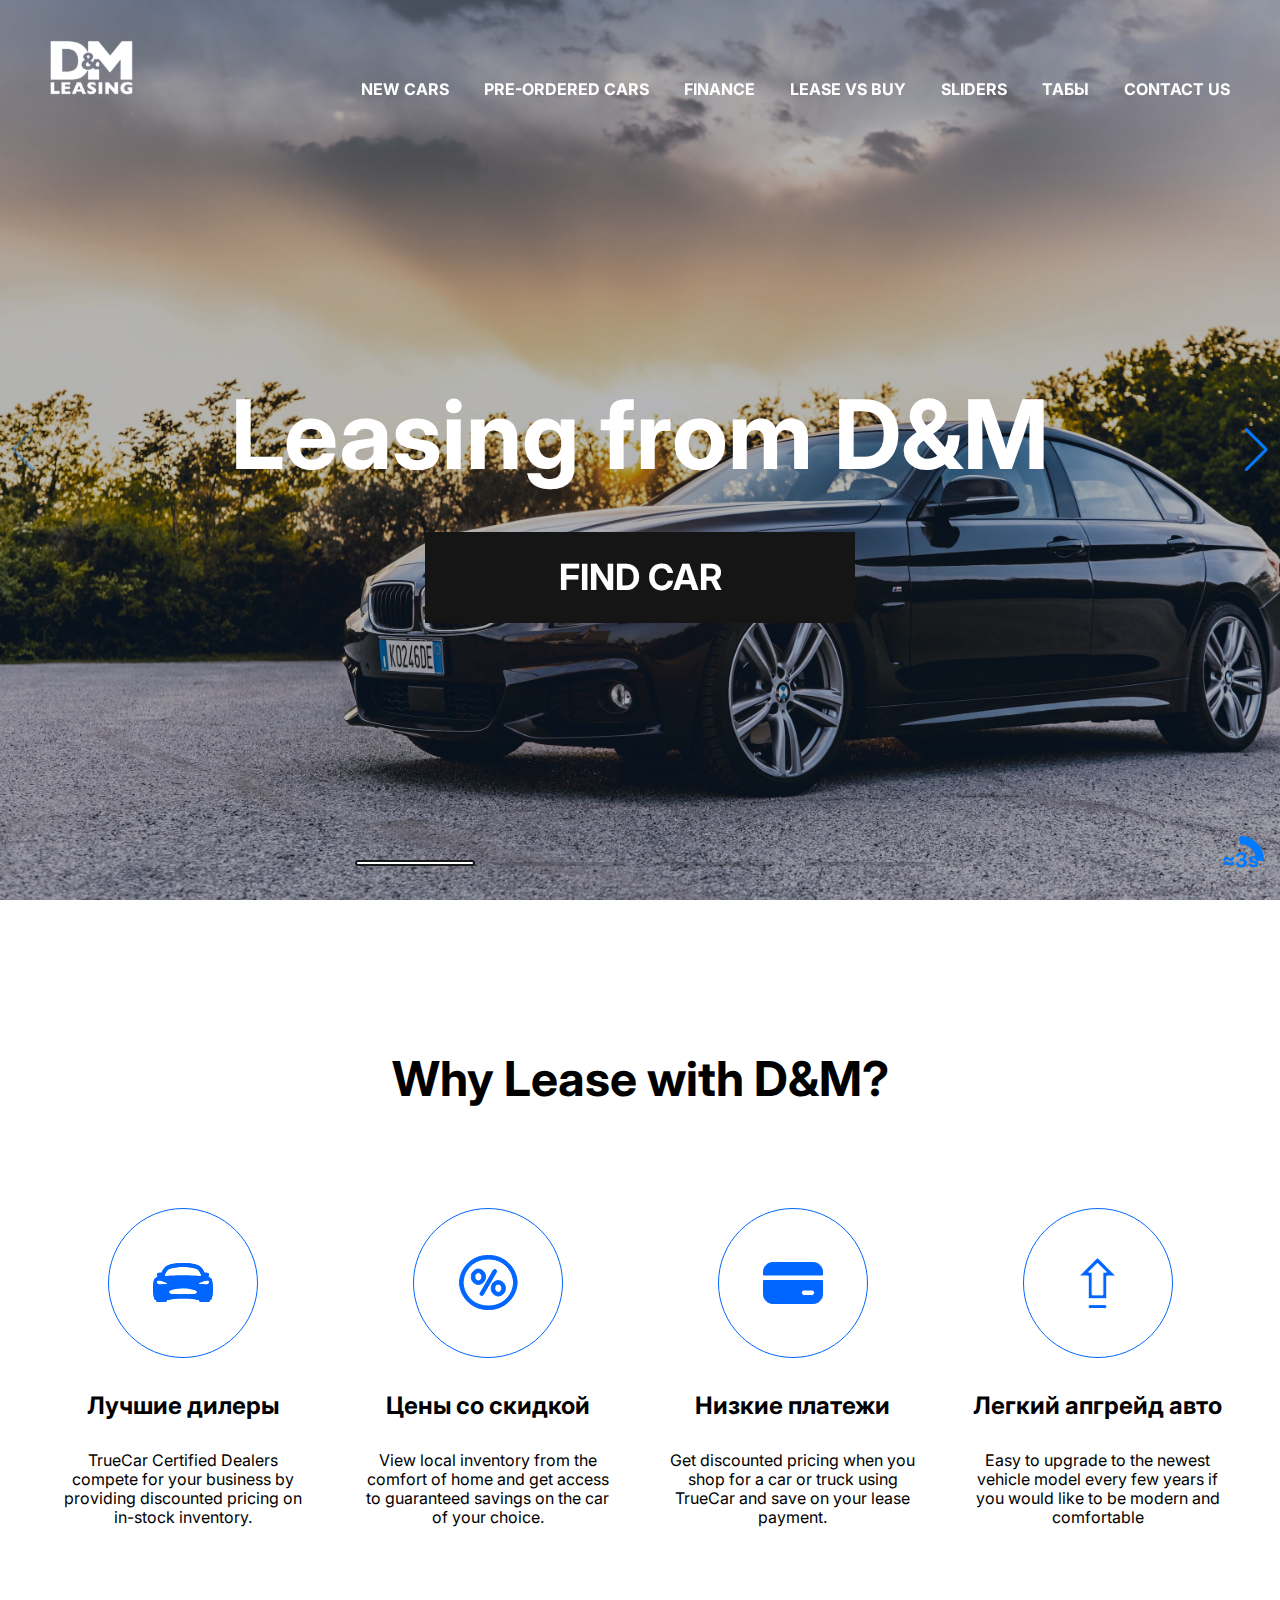
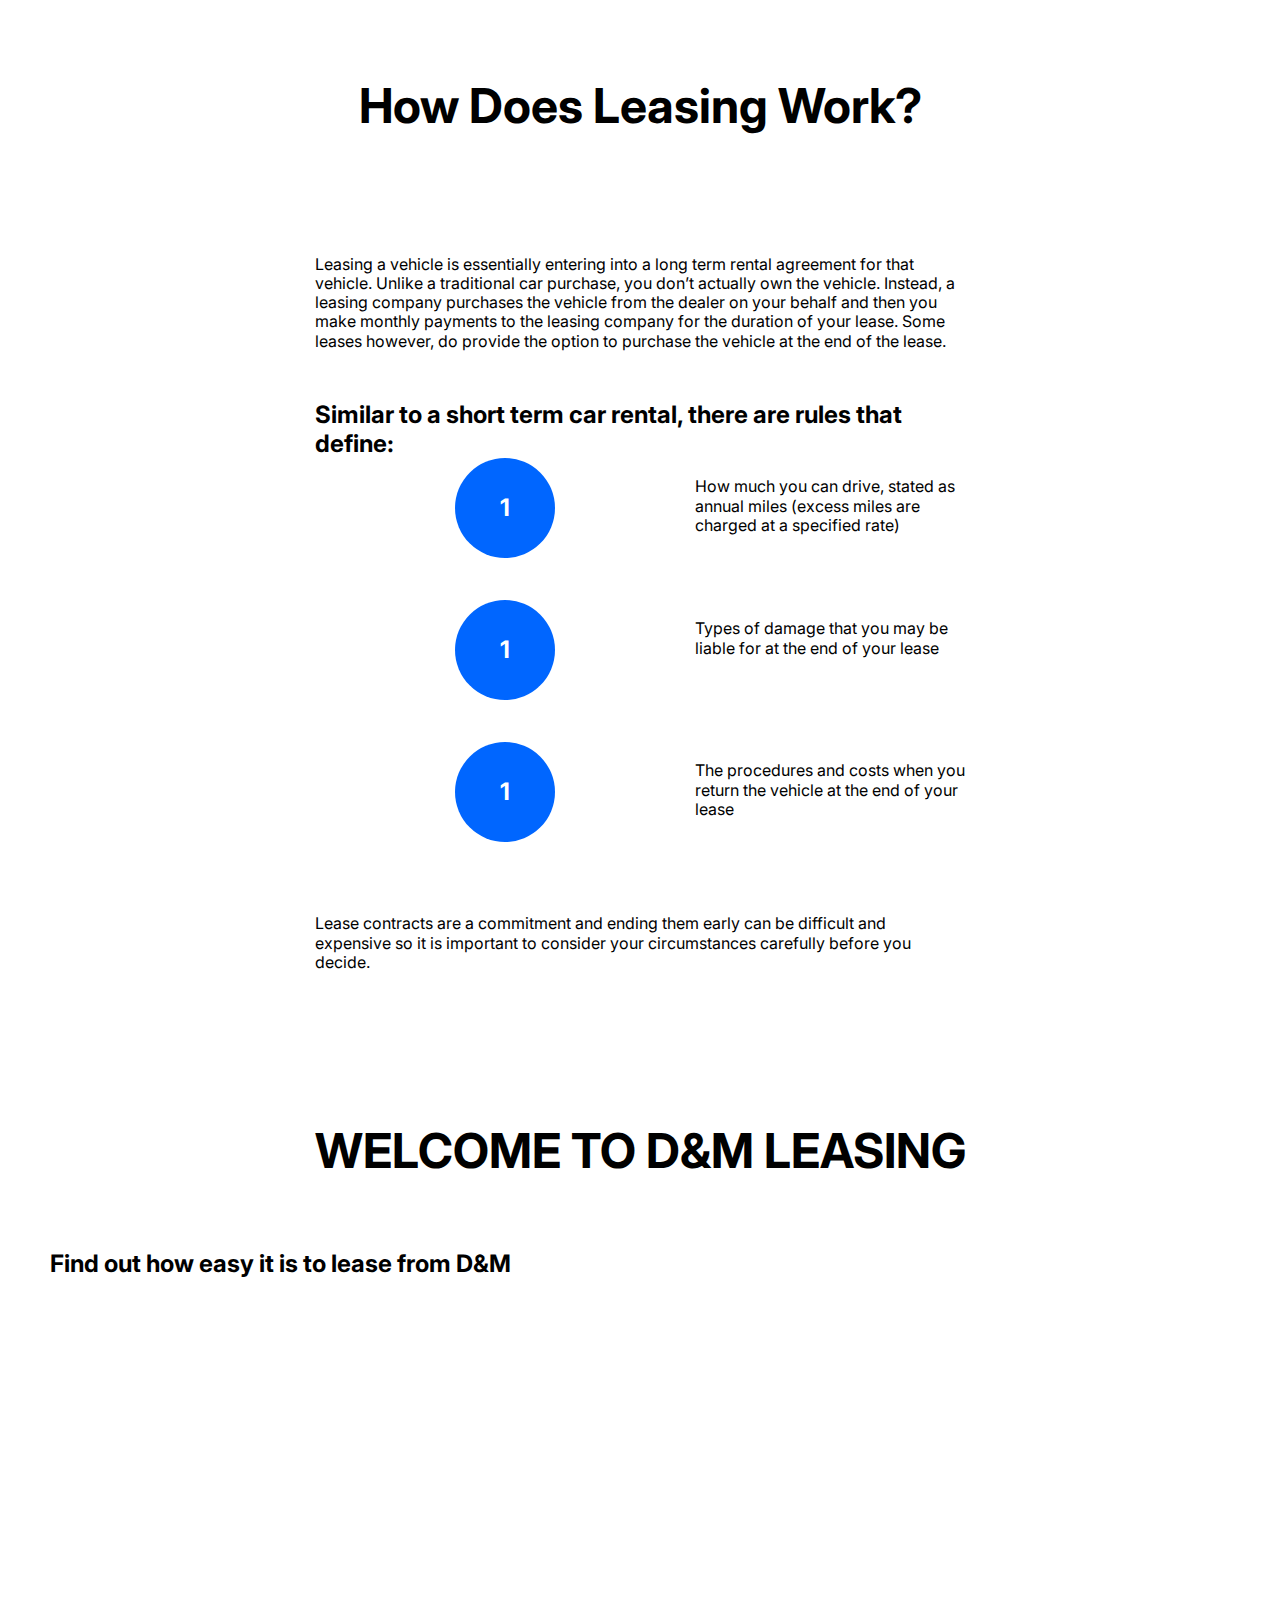
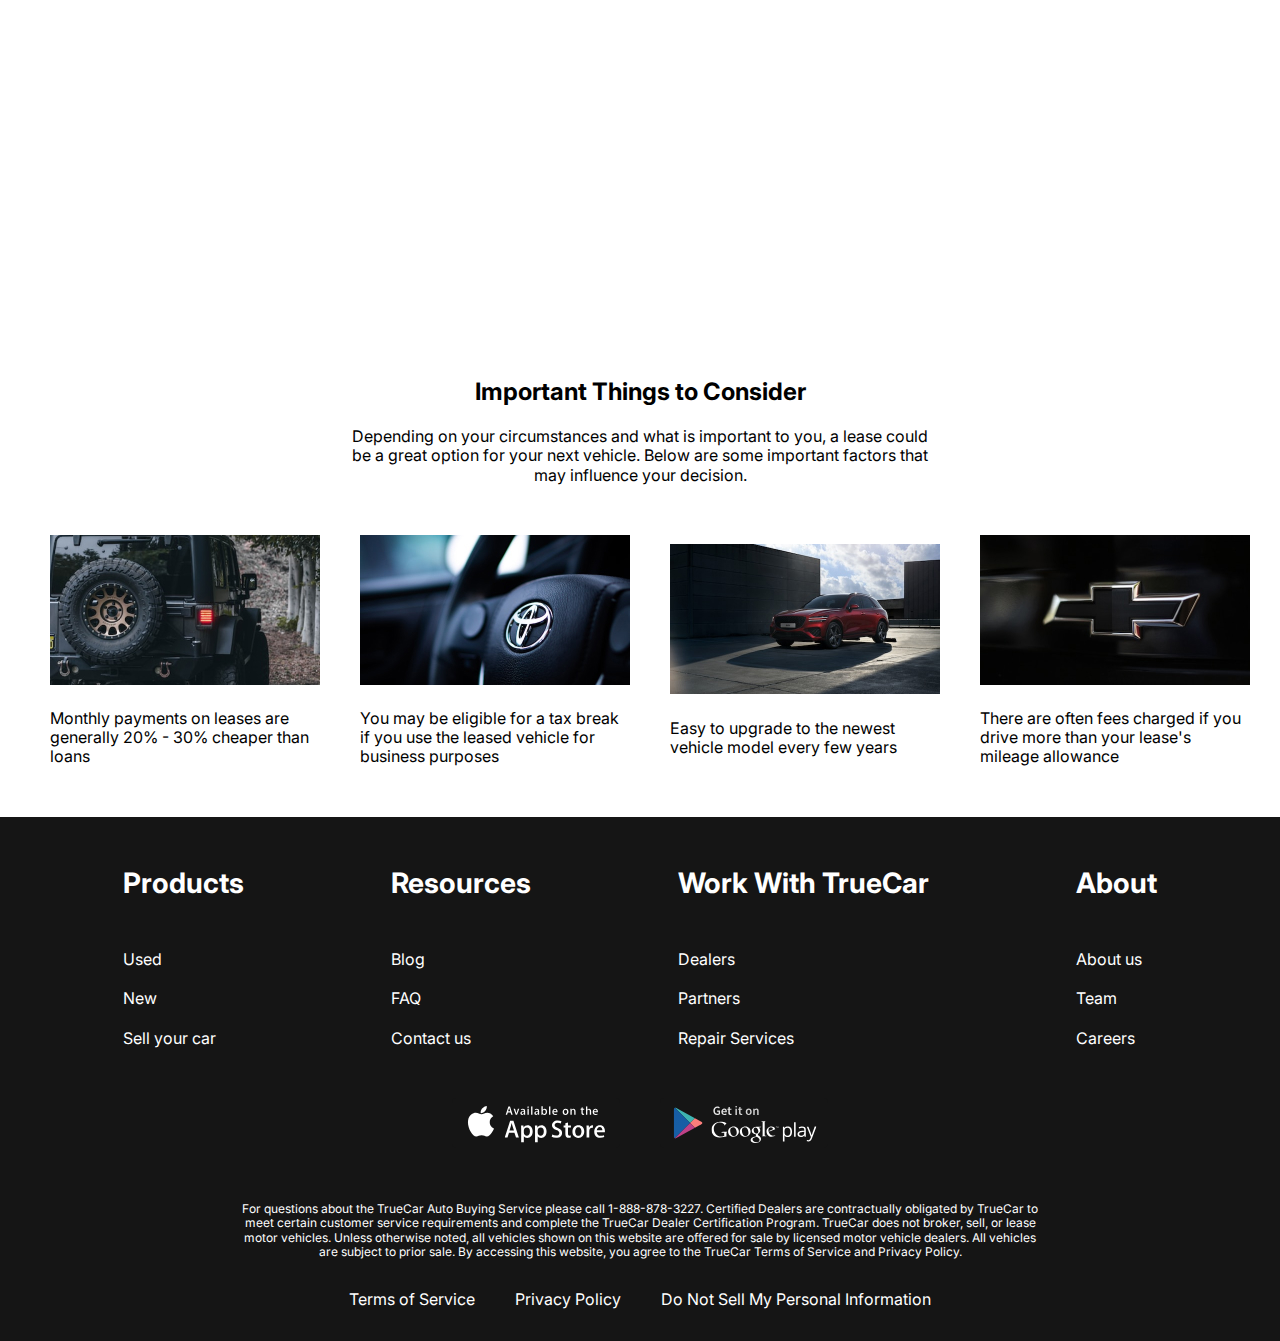
<file: SITE-AUTO/public_html/index.html>
<!doctype html>
<html lang="ru">
<head>
    <meta charset="UTF-8">
    <meta http-equiv="X-UA-Compatible" content="IE=edge">
    <title>Главная страница сайта про авто</title>
    <meta name="description" content="Описание главной страницы до 165 - 170 символов">
    <meta name="keywords" content="Перечень ключевых запросов, по которым продвигается страница">
    <meta name="viewport" content="with=device-width, initial-scale=1.0">
    <link rel="preconnect" href="https://fonts.googleapis.com">
<link rel="preconnect" href="https://fonts.gstatic.com" crossorigin>
<link href="https://fonts.googleapis.com/css2?family=Inter:opsz@14..32&display=swap" rel="stylesheet">
<link href="https://fonts.googleapis.com/css2?family=Inter:opsz,wght@14..32,700&display=swap" rel="stylesheet">

    

<link
  rel="stylesheet"
  href="https://cdn.jsdelivr.net/npm/swiper@11/swiper-bundle.min.css"
/>

<script src="https://cdn.jsdelivr.net/npm/swiper@11/swiper-bundle.min.js"></script>

<link type="text/css" rel="stylesheet" href="css/style.css">
<link type="text/css" rel="stylesheet" href="css/mobile.css">

    
</head>
<body>
    
<div class="wrapper">
    <!--  код кнопки scroll to top -->
<div class="scrollPage">

    <svg class="scrollPage__svg" version="1.0" xmlns="http://www.w3.org/2000/svg"
        width="60.000000pt" height="60.000000pt" viewBox="0 0 256.000000 256.000000"
        preserveAspectRatio="xMidYMid meet">

        <g transform="translate(0.000000,256.000000) scale(0.100000,-0.100000)"
        fill="#0066FF" stroke="none">
        <path class="scrollPage__path" d="M1125 2539 c-517 -66 -941 -437 -1071 -937 -113 -438 12 -898 331
        -1217 495 -496 1295 -496 1791 -1 428 429 493 1093 157 1600 -261 394 -740
        614 -1208 555z"/>
        </g>
</svg>



</div>

    <header class="header-main header">
        <div class="container">
            <div class="header__inner">
                <a href="index.html" class="logo"><img class="logo__img" src="images/logo.svg" alt="logo"></a>
                <nav class="menu">
                    <!-- ЗДЕСЬ КНОПКА МОБИЛЬНОГО МЕНЮ -->
                    <button class="menu__btn">
                        <span></span>
                        <span></span>
                        <span></span>
                        <span></span>
                    </button>

                    <ul class="menu__list">
                       <li class="menu__list-item"><a href="new-cars.html" class="menu__list-link">NEW CARS</a></li>
                       <li class="menu__list-item"><a href="" class="menu__list-link">PRE-ORDERED CARS</a></li>
                       <li class="menu__list-item"><a href="" class="menu__list-link">FINANCE</a></li>
                       <li class="menu__list-item"><a href="" class="menu__list-link">LEASE VS BUY</a></li>
                       <li class="menu__list-item"><a href="second_slider.html" class="menu__list-link">SLIDERS</a></li>
                       <li class="menu__list-item"><a href="mytabs.html" class="menu__list-link">ТАБЫ</a></li>

                       <li class="menu__list-item"><a href="contacts.html" class="menu__list-link">CONTACT US</a></li>
                    </ul>
                </nav>
            </div>
        </div>    
        
    </header>

    
<main class="main">
    <section class="top">
        <div class="container">
            <h1 class="title">Leasing from D&M</h1>
            <a href="#" class="top__link">FIND CAR</a>
        </div>
    </section>

    <!-- Идет слайдер для сайта -->
     <!-- Применяется готовое решение, плагин на JS Swiper, сайт = https://swiperjs.com/ -->


     <div class="slider">

        <!-- Slider main container -->
    <div class="swiper">
    <!-- Additional required wrapper -->
        <div class="swiper-wrapper">
      <!-- Slides -->
            <div class="swiper-slide" style="background-image:url(images/slide1.jpg);"></div>
            <div class="swiper-slide" style="background-image:url(images/slide2.jpg);"></div>
             <div class="swiper-slide" style="background-image:url(images/slide1.jpg);"></div>
            <div class="swiper-slide" style="background-image:url(images/slide2.jpg);"></div>
            
        </div>
    <!-- If we need pagination -->
    
    <div class="swiper-pagination"></div>
    <!-- If we need navigation buttons -->
    <div class="swiper-button-prev"></div>
    <div class="swiper-button-next"></div>
  
    <!-- If we need scrollbar -->
    <!-- <div class="swiper-scrollbar"></div> -->

    <div class="autoplay-progress">
        <svg viewBox="0 0 48 48">
          <circle cx="24" cy="24" r="20"></circle>
        </svg>≈
        <span></span>
      </div>

      <!-- Initialize Swiper -->
<script>
    const progressCircle = document.querySelector(".autoplay-progress svg");
    const progressContent = document.querySelector(".autoplay-progress span");
    var swiper = new Swiper(".swiper", {
      cssMode: true,
      autoplay: {
        delay: 3000,
        disableOnInteraction: false,
      },
      pagination: {
        el: ".swiper-pagination",
        clickable: true,
      },
      navigation: {
        nextEl: ".swiper-button-next",
        prevEl: ".swiper-button-prev"
      },
      on: {
        autoplayTimeLeft(s, time, progress) {
          progressCircle.style.setProperty("--progress", 1 - progress);
          progressContent.textContent = `${Math.ceil(time / 1000)}s`;
        }
      }
    });
  </script>

  </div>


     </div>
    </div>
     




<section class="why-lease">
    <div class="container">
        <h2 class="section-title">Why Lease with D&M?</h2>
        <ul class="why-lease__list">
            <li class="why-lease__item"><img src="images/why-lease-img1.svg" alt="1" class="why-lease__list-img">
            <h3 class="why-lease__list-title">Лучшие дилеры</h3>
            <p class="why-lease__list-text">TrueCar Certified Dealers compete for your business by providing discounted pricing on in-stock inventory.</p>    
        </li>
            <li class="why-lease__item"><img src="images/why-lease-img2.svg" alt="2" class="why-lease__list-img">
                <h3 class="why-lease__list-title">Цены со скидкой</h3>
                <p class="why-lease__list-text">View local inventory from the comfort of home and get access to guaranteed savings on the car of your choice.</p>
            </li>
            <li class="why-lease__item"><img src="images/why-lease-img3.svg" alt="3" class="why-lease__list-img">
                <h3 class="why-lease__list-title">Низкие платежи</h3>
                <p class="why-lease__list-text">Get discounted pricing when you shop for a car or truck using TrueCar and save on your lease payment.</p>
            </li>
            <li class="why-lease__item"><img src="images/why-lease-img4.svg" alt="4" class="why-lease__list-img">
                <h3 class="why-lease__list-title">Легкий апгрейд авто</h3>
                <p class="why-lease__list-text">Easy to upgrade to the newest vehicle model every few years if you would like to be modern and comfortable</p>
            </li>
        </ul>

    </div>

</section>



<section class="how-does">
    <div class="container">
        <div class="how-does__inner">
            <h2 class="section-title">How Does Leasing Work?</h2>
            <p class="how-does__text">Leasing a vehicle is essentially entering into a long term rental agreement for that vehicle. Unlike a traditional car purchase, you don’t actually own the vehicle. Instead, a leasing company purchases the vehicle from the dealer on your behalf and then you make monthly payments to the leasing company for the duration of your lease. Some leases however, do provide the option to purchase the vehicle at the end of the lease.</p>

                <h3 class="how-does__title">Similar to a short term car rental, there are rules that define:</h3>

                <ol class="how__does-list">
                    <li class="how__does-item">How much you can drive, stated as annual miles (excess miles are charged at a specified rate)</li>
                    <li class="how__does-item">Types of damage that you may be liable for at the end of your lease</li>
                    <li class="how__does-item">The procedures and costs when you return the vehicle at the end of your lease</li>
                </ol>


            <p class="how-does__text">
                Lease contracts are a commitment and ending them early can be difficult and expensive so it is important to consider your circumstances carefully before you decide.
            </p>
        </div>
    </div>
</section>
  

<section class="video">
    <div class="container">
        <h2 class="section-title video__title">
            WELCOME TO D&M LEASING
        </h2>

        <p class="video__text">Find out how easy it is to lease from D&M</p>

        <iframe class="video__content" width="1000" height="500" src="https://www.youtube.com/embed/eLJpaFjua0M?si=qrgvO0f_vuZtbrGe" title="YouTube video player" frameborder="0" allow="accelerometer; autoplay; clipboard-write; encrypted-media; gyroscope; picture-in-picture; web-share" referrerpolicy="strict-origin-when-cross-origin" allowfullscreen></iframe>
    </div>

</section>

<section class="important">
    <div class="container">
        <h2 class="important__title">Important Things to Consider</h2>
        <p class="important__text">Depending on your circumstances and what is important to you, a lease could be a great option for your next vehicle. Below are some important factors that may influence your decision.</p>

        <ul class="important__list">
            <li class="important__item"><img src="images/imp-1.jpg" alt="" class="important__item-img"><p class="important__item-p">Monthly payments on leases are generally 20% - 30% cheaper than loans</p></li>
            <li class="important__item"><img src="images/imp-2.jpg" alt="" class="important__item-img"><p class="important__item-p">You may be eligible for a tax break if you use the leased vehicle for business purposes</p></li>
            <li class="important__item"><img src="images/imp-3.jpg" alt="" class="important__item-img"><p class="important__item-p">Easy to upgrade to the newest vehicle model every few years</p></li>
            <li class="important__item"><img src="images/imp-4.jpg" alt="" class="important__item-img"><p class="important__item-p">There are often fees charged if you drive more than your lease's mileage allowance</p></li>
        </ul>
    </div>
</section>
    
</main>  
</div> 

<footer class="footer">
    <div class="container">
        <nav class="footer__menu">
            <ul class="footer__menu-list">
                <li class="footer__menu-title"><h3>Products</h3></li>
                <li class="footer__menu-item"><a href="#" class="footer__menu-link">Used</a></li>
                <li class="footer__menu-item"><a href="#" class="footer__menu-link">New</a></li>
                <li class="footer__menu-item"><a href="#" class="footer__menu-link">Sell your car</a></li>
            </ul>
            <ul class="footer__menu-list">
                <li class="footer__menu-title"><h3>Resources</h3></li>
                <li class="footer__menu-item"><a href="#" class="footer__menu-link">Blog</a></li>
                <li class="footer__menu-item"><a href="#" class="footer__menu-link">FAQ</a></li>
                <li class="footer__menu-item"><a href="contacts.html" class="footer__menu-link">Contact us</a></li>
            </ul>
            <ul class="footer__menu-list">
                <li class="footer__menu-title"><h3>Work With TrueCar</h3></li>
                <li class="footer__menu-item"><a href="#" class="footer__menu-link">Dealers</a></li>
                <li class="footer__menu-item"><a href="#" class="footer__menu-link">Partners</a></li>
                <li class="footer__menu-item"><a href="#" class="footer__menu-link">Repair Services</a></li>
            </ul>
            <ul class="footer__menu-list">
                <li class="footer__menu-title"><h3>About</h3></li>
                <li class="footer__menu-item"><a href="#" class="footer__menu-link">About us</a></li>
                <li class="footer__menu-item"><a href="#" class="footer__menu-link">Team</a></li>
                <li class="footer__menu-item"><a href="#" class="footer__menu-link">Careers</a></li>

            </ul>
        </nav>

        <!-- Код вывода иконок мобильных приложений -->
        <ul class="app">
            <li class="app__item"><a href="#" class="app__item-link">
                <img class="app__item-img" src="images/appstore.svg" alt="appstore">
            </a></li>

            <li class="app__item"><a href="#" class="app__item-link">
                <img class="app__item-img" src="images/googleplay.svg" alt="">
            </a></li>
        </ul>


        <div class="footer__copy">
            <p class="footer__copy-text">
                For questions about the TrueCar Auto Buying Service please call 1-888-878-3227.
Certified Dealers are contractually obligated by TrueCar to meet certain customer service requirements and complete the TrueCar Dealer Certification Program.
TrueCar does not broker, sell, or lease motor vehicles. Unless otherwise noted, all vehicles shown on this website are offered for sale by licensed motor vehicle dealers. All vehicles are subject to prior sale. By accessing this website, you agree to the TrueCar Terms of Service and Privacy Policy.
            </p>
        </div>

        <nav class="copy__nav">
            <ul class="copy__nav-list">
                <li class="copy__nav-item"><a href="#" class="copy__nav-link">Terms of Service</a></li>
                <li class="copy__nav-item"><a href="#" class="copy__nav-link">Privacy Policy</a></li>
                <li class="copy__nav-item"><a href="#" class="copy__nav-link">Do Not Sell My Personal Information</a></li>
                
            </ul>
        </nav>

    </div>
    
    
</footer>
    <script src="js/new-cars.js"></script>
</body>
</html>
</file>
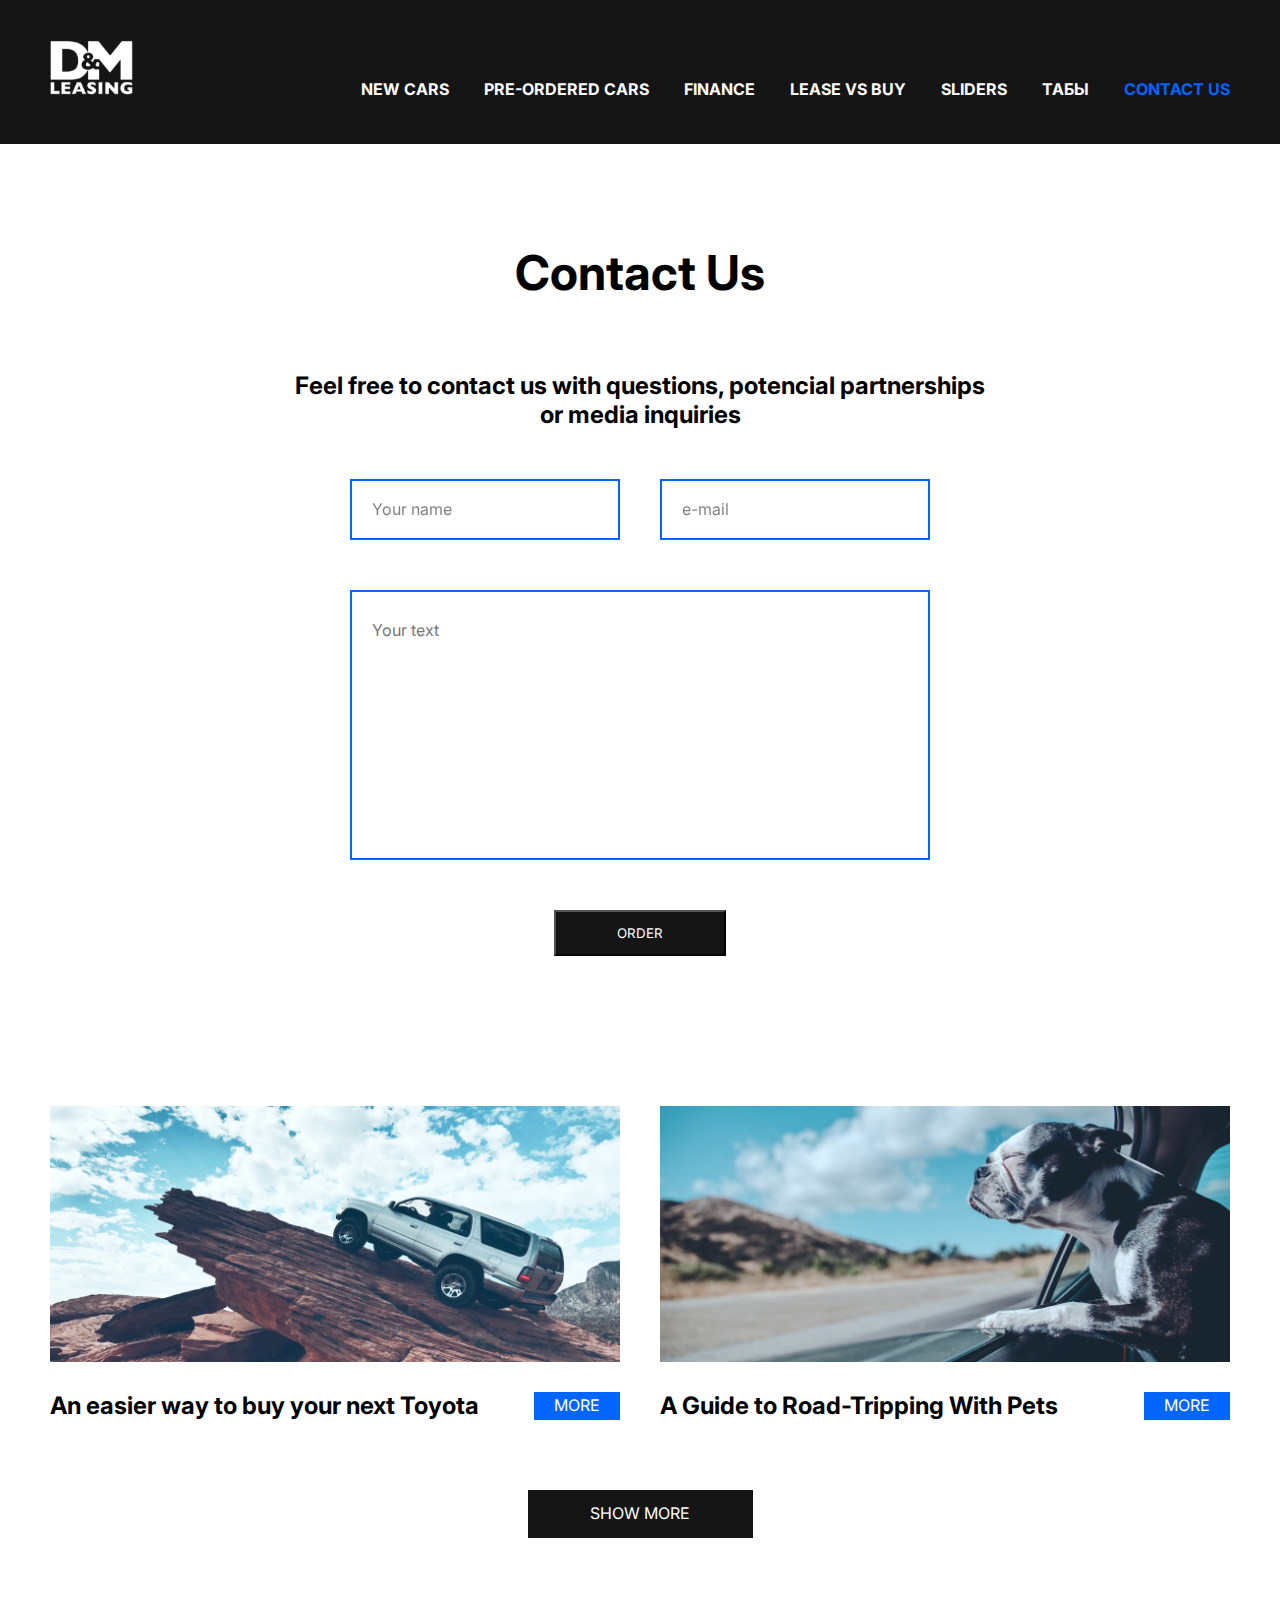
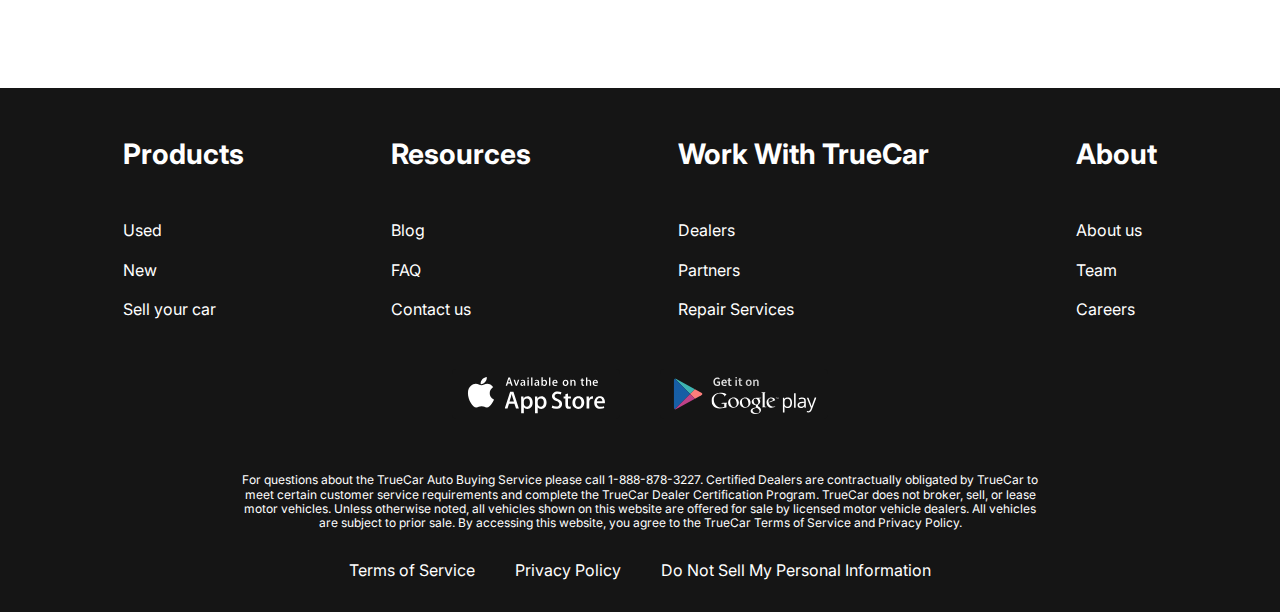
<file: SITE-AUTO/public_html/contacts.html>
<!doctype html>
<html lang="ru">
<head>
    <meta charset="UTF-8">
    <meta http-equiv="X-UA-Compatible" content="IE=edge">
    <title>Главная страница сайта про авто</title>
    <meta name="description" content="Описание главной страницы до 165 - 170 символов">
    <meta name="keywords" content="Перечень ключевых запросов, по которым продвигается страница">
    <meta name="viewport" content="with=device-width, initial-scale=1.0">
    <link rel="preconnect" href="https://fonts.googleapis.com">
<link rel="preconnect" href="https://fonts.gstatic.com" crossorigin>
<link href="https://fonts.googleapis.com/css2?family=Inter:opsz@14..32&display=swap" rel="stylesheet">
<link href="https://fonts.googleapis.com/css2?family=Inter:opsz,wght@14..32,700&display=swap" rel="stylesheet">

    <link type="text/css" rel="stylesheet" href="css/style.css">
    <link type="text/css" rel="stylesheet" href="css/mobile.css">
    
</head>
<body>
    
<div class="wrapper">
    <header class="header">
        <div class="container">
            <div class="header__inner">
                <a href="index.html" class="logo"><img class="logo__img" src="images/logo.svg" alt="logo"></a>
                <nav class="menu">

                        <!-- ЗДЕСЬ КНОПКА МОБИЛЬНОГО МЕНЮ -->
                    <button class="menu__btn">
                        <span></span>
                        <span></span>
                        <span></span>
                        <span></span>
                    </button>

                    <ul class="menu__list">
                       <li class="menu__list-item"><a href="new-cars.html" class="menu__list-link">NEW CARS</a></li>
                       <li class="menu__list-item"><a href="" class="menu__list-link">PRE-ORDERED CARS</a></li>
                       <li class="menu__list-item"><a href="" class="menu__list-link">FINANCE</a></li>
                       <li class="menu__list-item"><a href="" class="menu__list-link">LEASE VS BUY</a></li>
                       <li class="menu__list-item"><a href="second_slider.html" class="menu__list-link">SLIDERS</a></li>
                       <li class="menu__list-item"><a href="mytabs.html" class="menu__list-link">ТАБЫ</a></li>
                       <li class="menu__list-item menu__list-link--active"><a href="contacts.html" class="menu__list-link menu__list-link--active">CONTACT US</a></li>
                    </ul>
                </nav>
            </div>
        </div>    
        
    </header>

    
<main class="main">
    <section class="contacts">
        <div class="form-wrapper">
        <div class="container">
            <h2 class="section-title contacts__title">Contact Us</h2>
            <p class="contacts__text">Feel free to contact us with questions, potencial partnerships or media inquiries</p>
            <form action="" class="form">
                <input type="text" class="form__input" placeholder="Your name">
                <input type="email" class="form__input" placeholder="e-mail">
                <textarea name="" id="" class="form__textarea" placeholder="Your text"></textarea>
                <button class="form_btn" type="submit">ORDER</button>


            </form>
        </div>

        </div>

    </section>

    <section class="blog">
        <div class="container">
            <div class="blog__items">
                <div class="blog__item">
                    <img src="images/blog-img1.jpg" alt="" class="blog__item-img">
                    <h3 class="blog__item-title">An easier way to buy your next Toyota</h3>
                    <a href="" class="blog__item-link">MORE</a>
                </div>

                <div class="blog__item">
                    <img src="images/blog-img2.jpg" alt="" class="blog__item-img">
                    <h3 class="blog__item-title">A Guide to Road-Tripping With Pets</h3>
                    <a href="" class="blog__item-link">MORE</a>
                </div>

                
            </div>

            <a href="#" class="blog__link">SHOW MORE</a>
            

            </div>
        

    </section>


    
    
</main>  
</div> 

<footer class="footer">
    <div class="container">
        <nav class="footer__menu">
            <ul class="footer__menu-list">
                <li class="footer__menu-title"><h3>Products</h3></li>
                <li class="footer__menu-item"><a href="#" class="footer__menu-link">Used</a></li>
                <li class="footer__menu-item"><a href="#" class="footer__menu-link">New</a></li>
                <li class="footer__menu-item"><a href="#" class="footer__menu-link">Sell your car</a></li>
            </ul>
            <ul class="footer__menu-list">
                <li class="footer__menu-title"><h3>Resources</h3></li>
                <li class="footer__menu-item"><a href="#" class="footer__menu-link">Blog</a></li>
                <li class="footer__menu-item"><a href="#" class="footer__menu-link">FAQ</a></li>
                <li class="footer__menu-item"><a href="#" class="footer__menu-link">Contact us</a></li>
            </ul>
            <ul class="footer__menu-list">
                <li class="footer__menu-title"><h3>Work With TrueCar</h3></li>
                <li class="footer__menu-item"><a href="#" class="footer__menu-link">Dealers</a></li>
                <li class="footer__menu-item"><a href="#" class="footer__menu-link">Partners</a></li>
                <li class="footer__menu-item"><a href="#" class="footer__menu-link">Repair Services</a></li>
            </ul>
            <ul class="footer__menu-list">
                <li class="footer__menu-title"><h3>About</h3></li>
                <li class="footer__menu-item"><a href="#" class="footer__menu-link">About us</a></li>
                <li class="footer__menu-item"><a href="#" class="footer__menu-link">Team</a></li>
                <li class="footer__menu-item"><a href="#" class="footer__menu-link">Careers</a></li>

            </ul>
        </nav>

        <!-- Код вывода иконок мобильных приложений -->
        <ul class="app">
            <li class="app__item"><a href="#" class="app__item-link">
                <img class="app__item-img" src="images/appstore.svg" alt="appstore">
            </a></li>

            <li class="app__item"><a href="#" class="app__item-link">
                <img class="app__item-img" src="images/googleplay.svg" alt="">
            </a></li>
        </ul>


        <div class="footer__copy">
            <p class="footer__copy-text">
                For questions about the TrueCar Auto Buying Service please call 1-888-878-3227.
Certified Dealers are contractually obligated by TrueCar to meet certain customer service requirements and complete the TrueCar Dealer Certification Program.
TrueCar does not broker, sell, or lease motor vehicles. Unless otherwise noted, all vehicles shown on this website are offered for sale by licensed motor vehicle dealers. All vehicles are subject to prior sale. By accessing this website, you agree to the TrueCar Terms of Service and Privacy Policy.
            </p>
        </div>

        <nav class="copy__nav">
            <ul class="copy__nav-list">
                <li class="copy__nav-item"><a href="#" class="copy__nav-link">Terms of Service</a></li>
                <li class="copy__nav-item"><a href="#" class="copy__nav-link">Privacy Policy</a></li>
                <li class="copy__nav-item"><a href="#" class="copy__nav-link">Do Not Sell My Personal Information</a></li>
                
            </ul>
        </nav>

    </div>
    
    <script src="js/slider_keyframe.js"></script>
    <script src="js/new-cars.js"></script>
   
</footer>
    
</body>
</html>
</file>
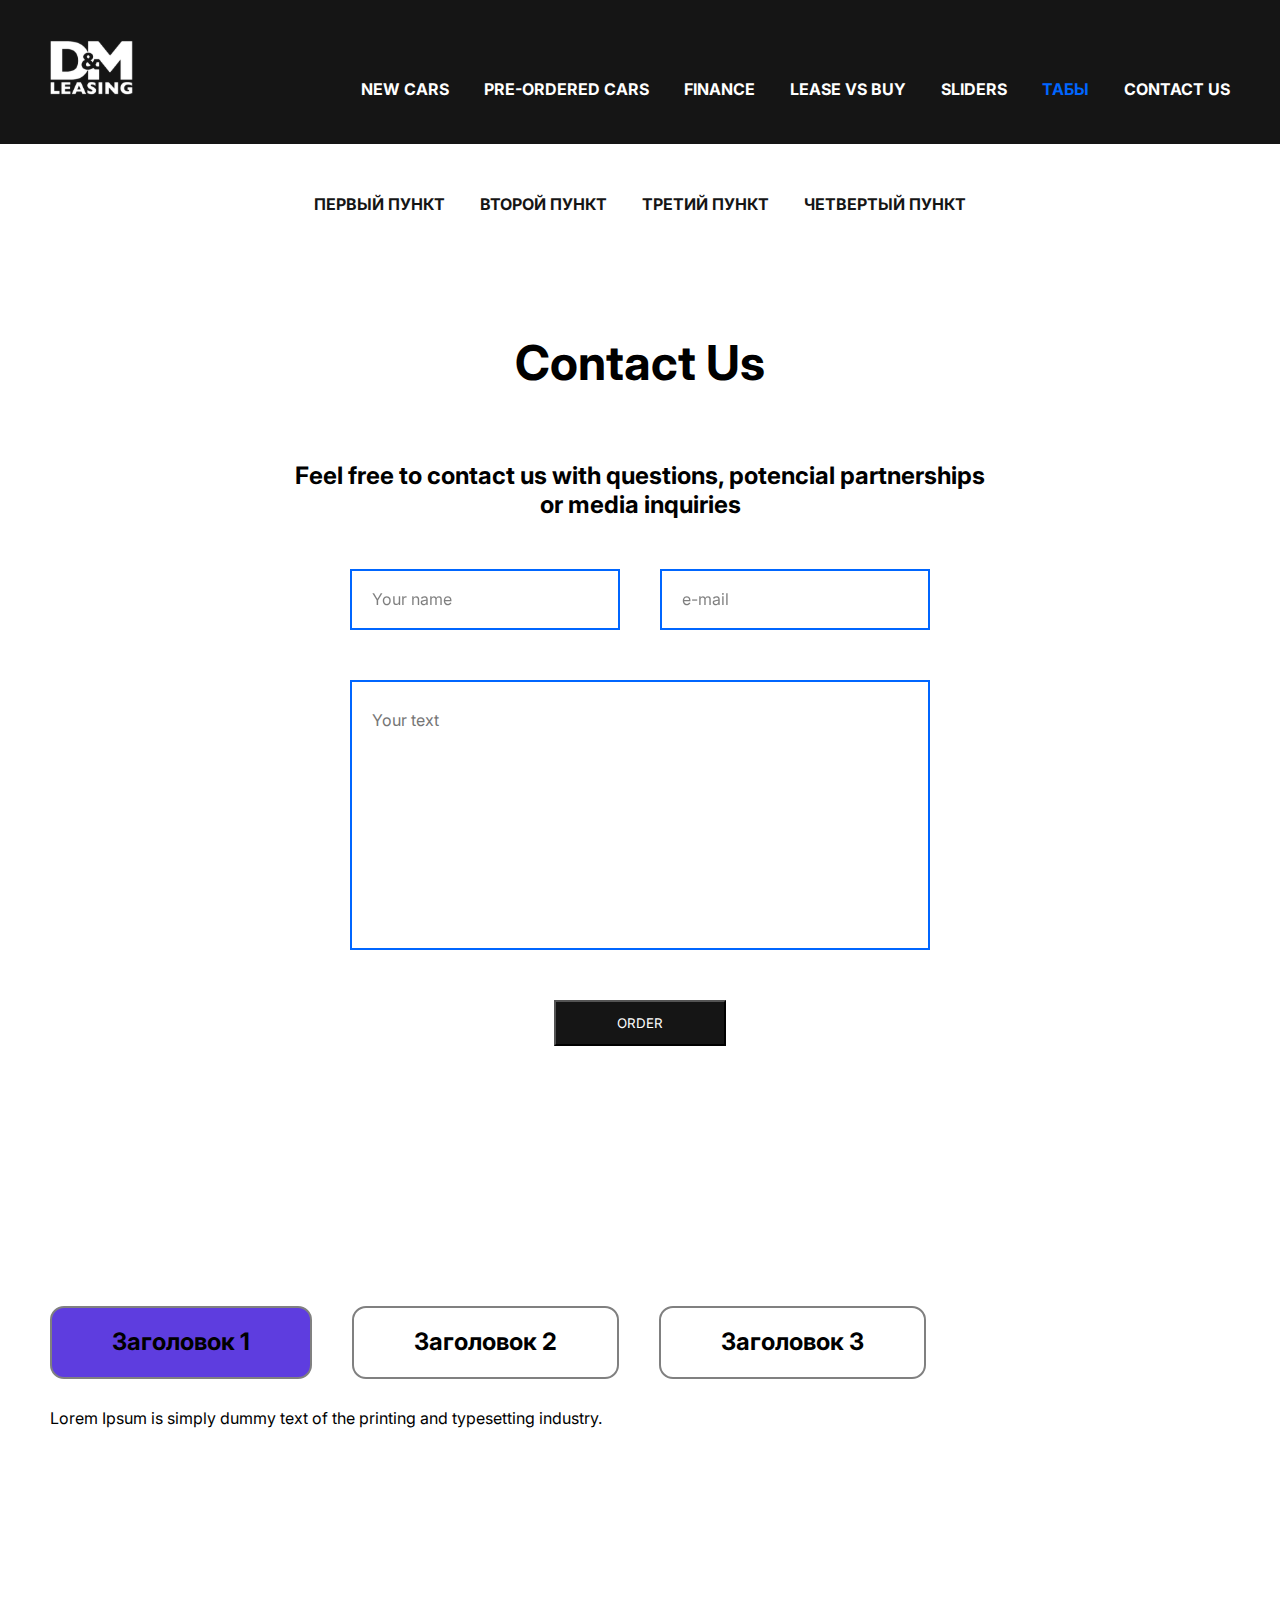
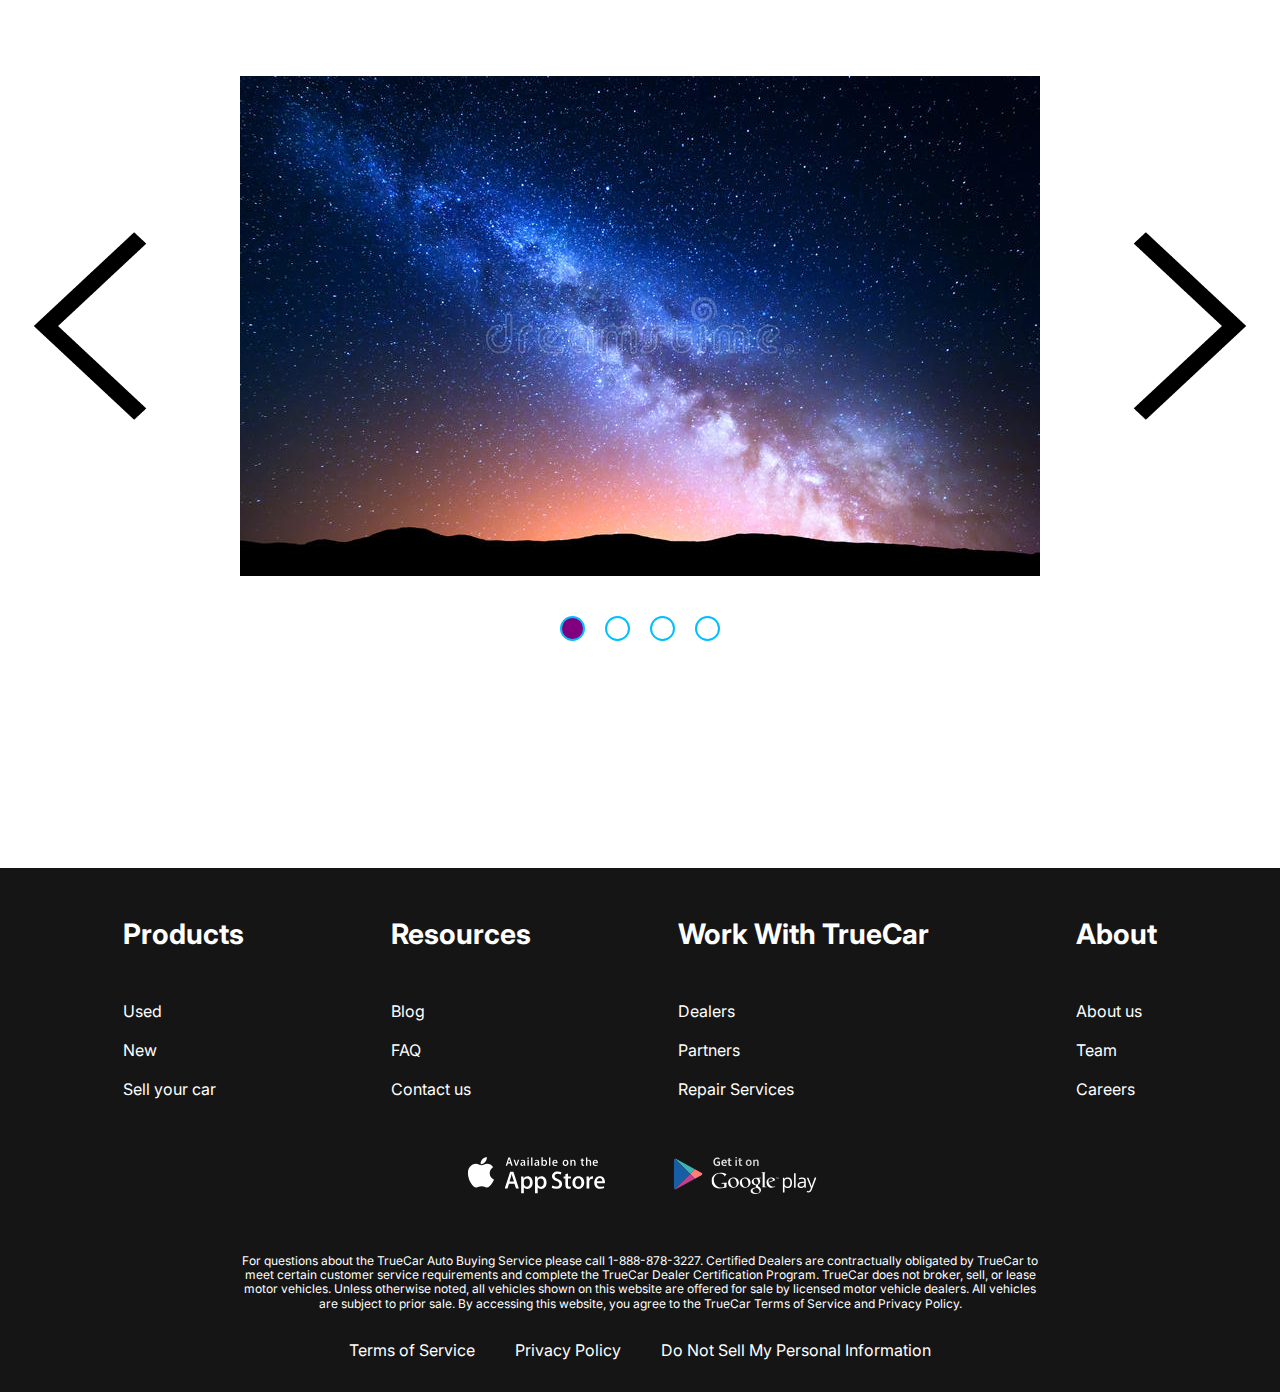
<file: SITE-AUTO/public_html/mytabs.html>
<!doctype html>
<html lang="ru">
<head>
    <meta charset="UTF-8">
    <meta http-equiv="X-UA-Compatible" content="IE=edge">
    <title>Главная страница сайта про авто</title>
    <meta name="description" content="Описание главной страницы до 165 - 170 символов">
    <meta name="keywords" content="Перечень ключевых запросов, по которым продвигается страница">
    <meta name="viewport" content="with=device-width, initial-scale=1.0">
    <link rel="preconnect" href="https://fonts.googleapis.com">
<link rel="preconnect" href="https://fonts.gstatic.com" crossorigin>
<link href="https://fonts.googleapis.com/css2?family=Inter:opsz@14..32&display=swap" rel="stylesheet">
<link href="https://fonts.googleapis.com/css2?family=Inter:opsz,wght@14..32,700&display=swap" rel="stylesheet">

    <link type="text/css" rel="stylesheet" href="css/style.css">
    <link type="text/css" rel="stylesheet" href="css/mobile.css">
    
    
</head>
<body>
    
<div class="wrapper">
    <header class="header">
        <div class="container">
            <div class="header__inner">
                <a href="index.html" class="logo"><img class="logo__img" src="images/logo.svg" alt="logo"></a>
                <nav class="menu">

                    <!-- ЗДЕСЬ КНОПКА МОБИЛЬНОГО МЕНЮ -->
                    <button class="menu__btn">
                        <span></span>
                        <span></span>
                        <span></span>
                        <span></span>
                    </button>

                    <ul class="menu__list">
                       <li class="menu__list-item"><a href="new-cars.html" class="menu__list-link">NEW CARS</a></li>
                       <li class="menu__list-item"><a href="" class="menu__list-link">PRE-ORDERED CARS</a></li>
                       <li class="menu__list-item"><a href="" class="menu__list-link">FINANCE</a></li>
                       <li class="menu__list-item"><a href="" class="menu__list-link">LEASE VS BUY</a></li>
                       <li class="menu__list-item"><a href="second_slider.html" class="menu__list-link">SLIDERS</a></li>
                       <li class="menu__list-item"><a href="mytabs.html" class="menu__list-link menu__list-link--active" >ТАБЫ</a></li>
                       <li class="menu__list-item menu__list-link--active"><a href="contacts.html" class="menu__list-link">CONTACT US</a></li>
                    </ul>
                </nav>
            </div>
        </div>    
        
    </header>

    
<main class="main">

    <section class="test-menu">
        <button class="mobileMenu">
            <span></span>
            <span></span>
            <span></span>
         
        </button>

        <ul class="menu__list2">
            <li class="menu__list-item2">Первый пункт</li>
            <li class="menu__list-item2">Второй пункт</li>
            <li class="menu__list-item2">Третий пункт</li>
            <li class="menu__list-item2">Четвертый пункт</li>

        </ul>


    </section>

    <section class="contacts">



        <div class="form-wrapper">
        <div class="container">
            <h2 class="section-title contacts__title">Contact Us</h2>
            <p class="contacts__text">Feel free to contact us with questions, potencial partnerships or media inquiries</p>
            <form action="" class="form">
                <input type="text" class="form__input" placeholder="Your name">
                <input type="email" class="form__input" placeholder="e-mail">
                <textarea name="" id="" class="form__textarea" placeholder="Your text"></textarea>
                <button class="form_btn" type="submit">ORDER</button>


            </form>
        </div>

        </div>

    </section>


    <section class="newTabSection">
        <div class="container">
            <div class="newtabs">
                <ul class="newtabs__list">
                    <li class="newtabs__list-item tab-item-active" data-attribute="#newtab1">Заголовок 1</li>
                    <li class="newtabs__list-item" data-attribute="#newtab2">Заголовок 2</li>
                    <li class="newtabs__list-item" data-attribute="#newtab3">Заголовок 3</li>
                </ul>

                <div class="newtabs__content tab-item-active" id="newtab1">
                    Lorem Ipsum is simply dummy text of the printing and typesetting industry. 
                </div>

                <div class="newtabs__content" id="newtab2">
                    It is a long established fact that a reader will be distracted by the readable content of a page when looking at its layout. 
                </div>    

                <div class="newtabs__content" id="newtab3">
                    Contrary to popular belief, Lorem Ipsum is not simply random text. It has roots in a piece of classical Latin literature from 45 BC, making it over 2000 years old.
                </div>        
                    

                </div>
                    
                </div>

            </div>

        </div>


    </section>



    <section class="sectionSlider">
        <div class="container">
            <div class="slider-container">
                <div id="top">
                    <img src="images/211689_left_arrow_icon.png" alt="" class="arrow arrow-left">

                    <div id="mySlider">

                        <img src="images/night_landscape.jpg" alt="" class="slider-image block">
                        <img src="images/rain_forest.jpg" alt="" class="slider-image">
                        <img src="images/thailand_nature.jpg" alt="" class="slider-image">
                        <img src="images/sunrise.jpg" alt="" class="slider-image">

                    </div>

                    <img src="images/211689_left_arrow_icon.png" alt="" class="arrow arrow-right">

                </div>
                <div id="bottom">
                    <!-- <div class="pagination-cirle active"></div>
                    <div class="pagination-cirle"></div>
                    <div class="pagination-cirle"></div>
                    <div class="pagination-cirle"></div> -->

                </div>

            </div>
            

            
        </div>


    </section>


   

    
    
</main>  
</div> 

<footer class="footer">
    <div class="container">
        <nav class="footer__menu">
            <ul class="footer__menu-list">
                <li class="footer__menu-title"><h3>Products</h3></li>
                <li class="footer__menu-item"><a href="#" class="footer__menu-link">Used</a></li>
                <li class="footer__menu-item"><a href="#" class="footer__menu-link">New</a></li>
                <li class="footer__menu-item"><a href="#" class="footer__menu-link">Sell your car</a></li>
            </ul>
            <ul class="footer__menu-list">
                <li class="footer__menu-title"><h3>Resources</h3></li>
                <li class="footer__menu-item"><a href="#" class="footer__menu-link">Blog</a></li>
                <li class="footer__menu-item"><a href="#" class="footer__menu-link">FAQ</a></li>
                <li class="footer__menu-item"><a href="#" class="footer__menu-link">Contact us</a></li>
            </ul>
            <ul class="footer__menu-list">
                <li class="footer__menu-title"><h3>Work With TrueCar</h3></li>
                <li class="footer__menu-item"><a href="#" class="footer__menu-link">Dealers</a></li>
                <li class="footer__menu-item"><a href="#" class="footer__menu-link">Partners</a></li>
                <li class="footer__menu-item"><a href="#" class="footer__menu-link">Repair Services</a></li>
            </ul>
            <ul class="footer__menu-list">
                <li class="footer__menu-title"><h3>About</h3></li>
                <li class="footer__menu-item"><a href="#" class="footer__menu-link">About us</a></li>
                <li class="footer__menu-item"><a href="#" class="footer__menu-link">Team</a></li>
                <li class="footer__menu-item"><a href="#" class="footer__menu-link">Careers</a></li>

            </ul>
        </nav>

        <!-- Код вывода иконок мобильных приложений -->
        <ul class="app">
            <li class="app__item"><a href="#" class="app__item-link">
                <img class="app__item-img" src="images/appstore.svg" alt="appstore">
            </a></li>

            <li class="app__item"><a href="#" class="app__item-link">
                <img class="app__item-img" src="images/googleplay.svg" alt="">
            </a></li>
        </ul>


        <div class="footer__copy">
            <p class="footer__copy-text">
                For questions about the TrueCar Auto Buying Service please call 1-888-878-3227.
Certified Dealers are contractually obligated by TrueCar to meet certain customer service requirements and complete the TrueCar Dealer Certification Program.
TrueCar does not broker, sell, or lease motor vehicles. Unless otherwise noted, all vehicles shown on this website are offered for sale by licensed motor vehicle dealers. All vehicles are subject to prior sale. By accessing this website, you agree to the TrueCar Terms of Service and Privacy Policy.
            </p>
        </div>

        <nav class="copy__nav">
            <ul class="copy__nav-list">
                <li class="copy__nav-item"><a href="#" class="copy__nav-link">Terms of Service</a></li>
                <li class="copy__nav-item"><a href="#" class="copy__nav-link">Privacy Policy</a></li>
                <li class="copy__nav-item"><a href="#" class="copy__nav-link">Do Not Sell My Personal Information</a></li>
                
            </ul>
        </nav>

    </div>
    
    <script src="js/slider_keyframe.js"></script>
    <script src="js/new-cars.js"></script>
   
</footer>
    
</body>
</html>
</file>
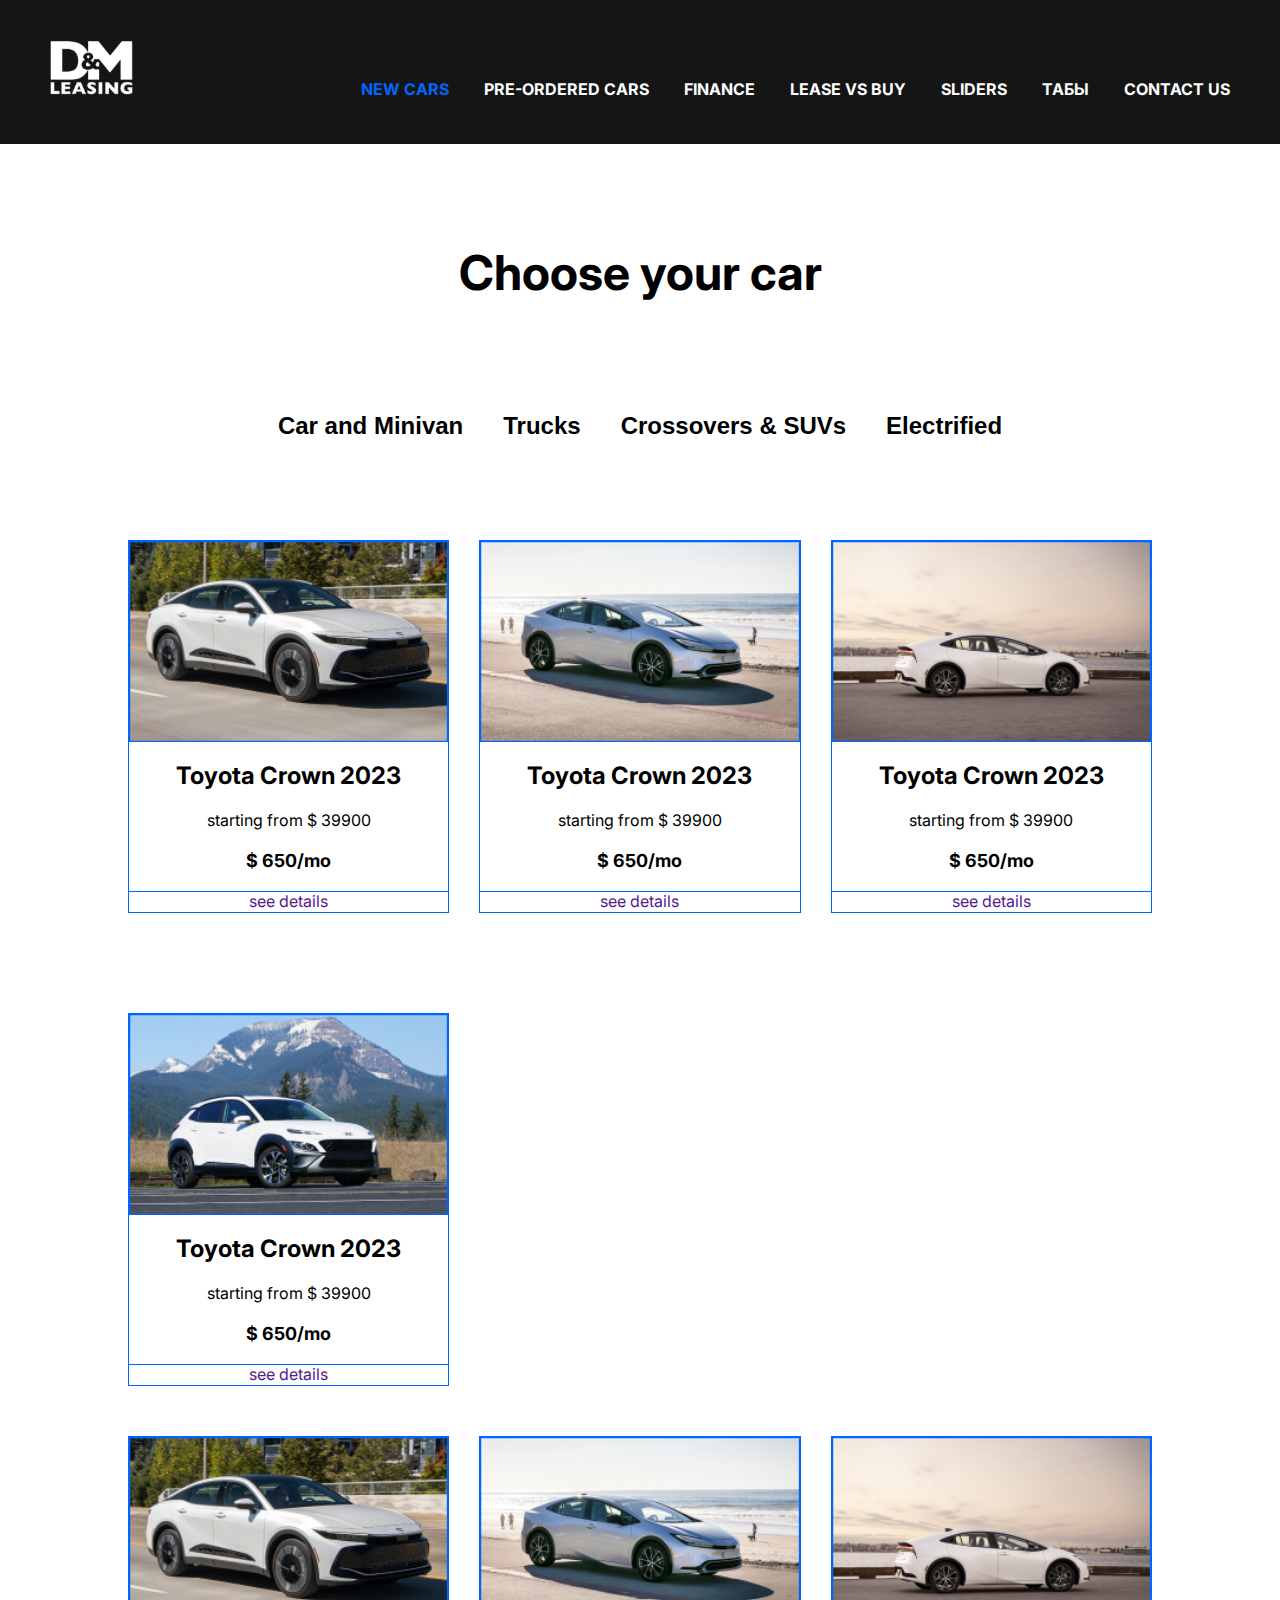
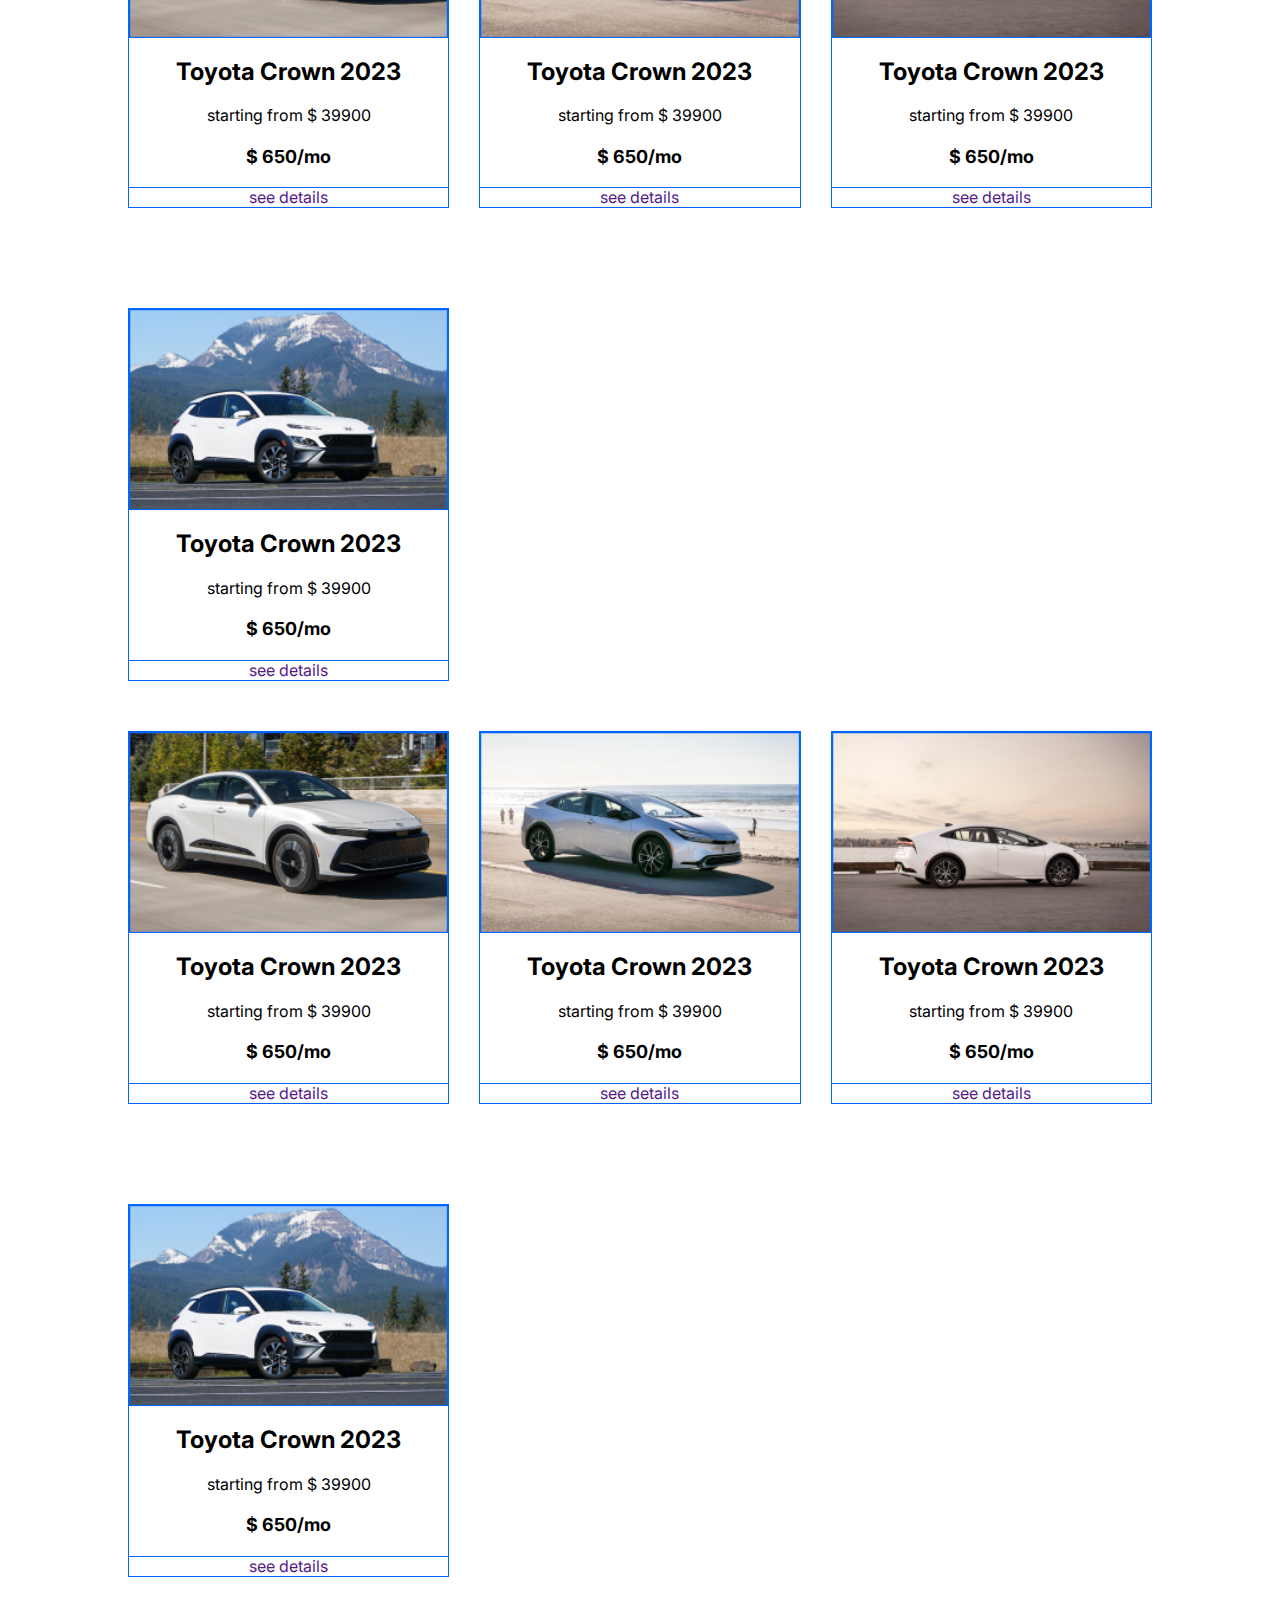
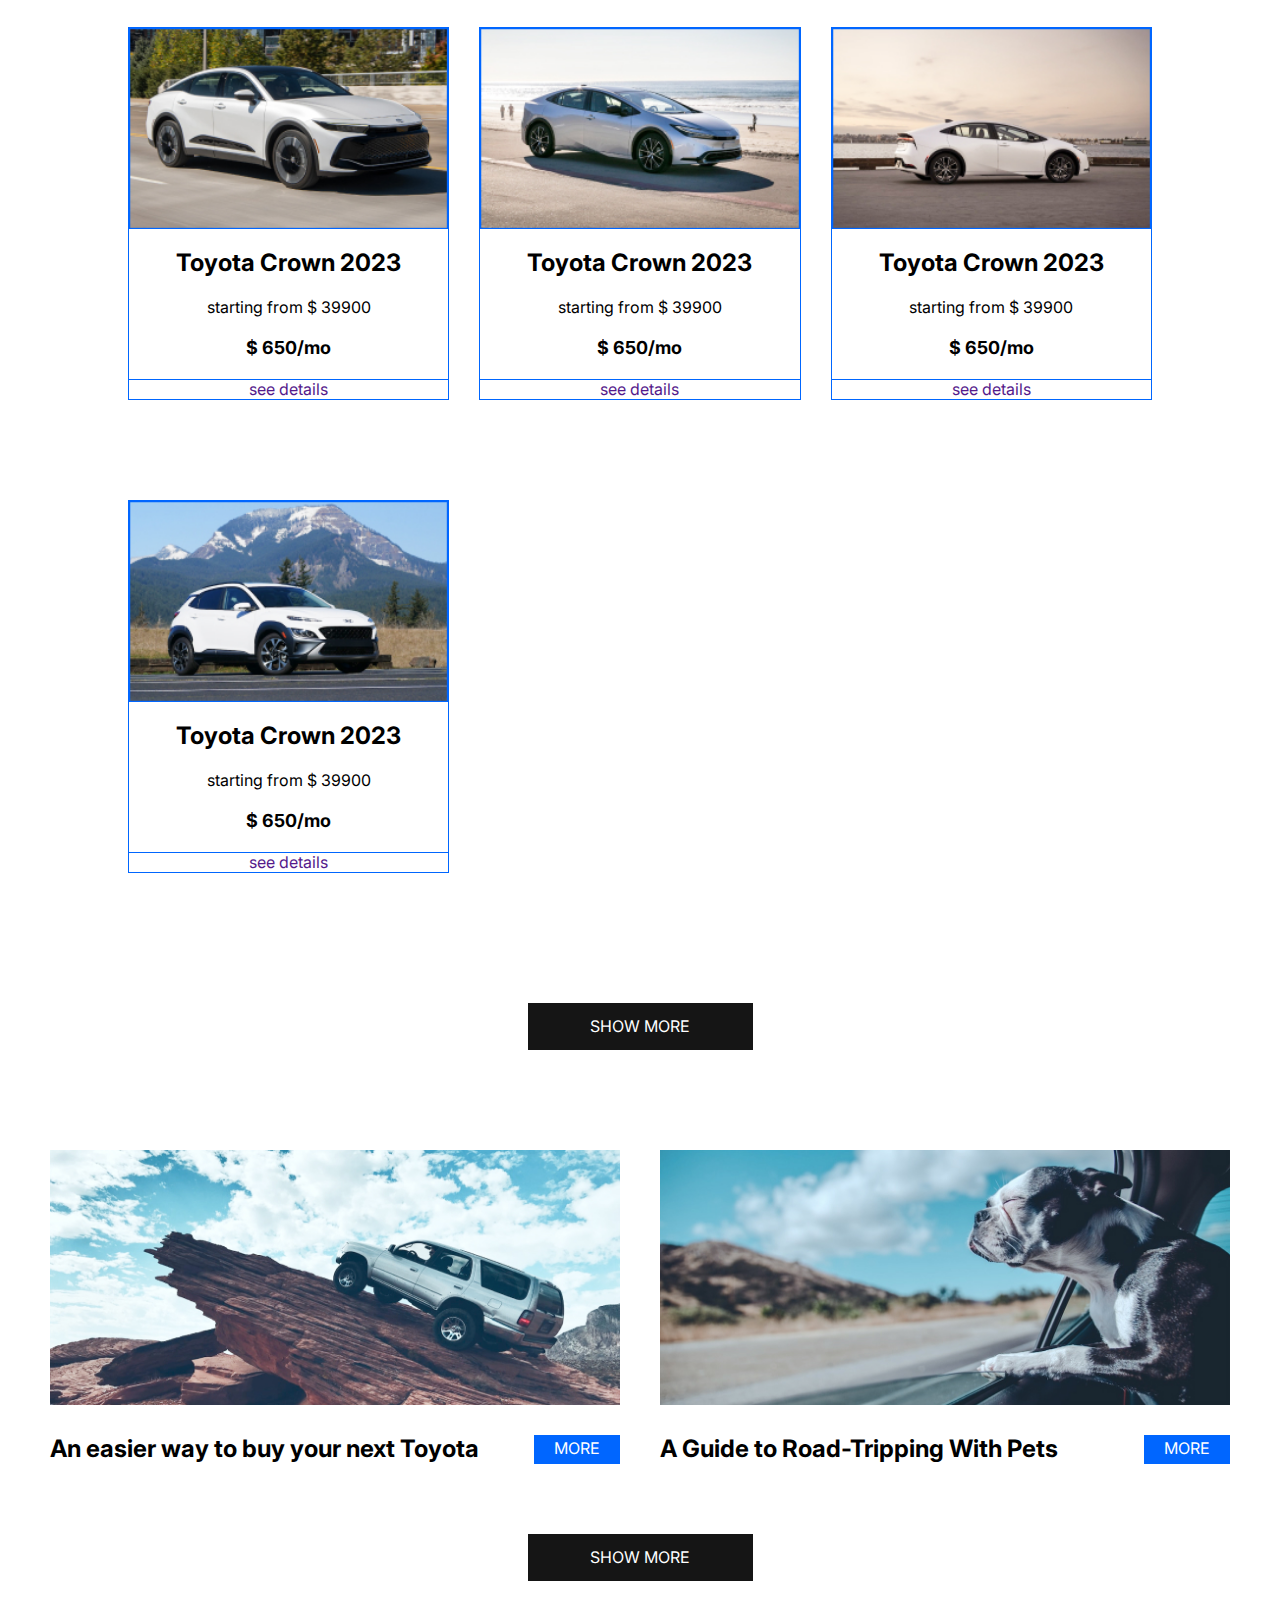
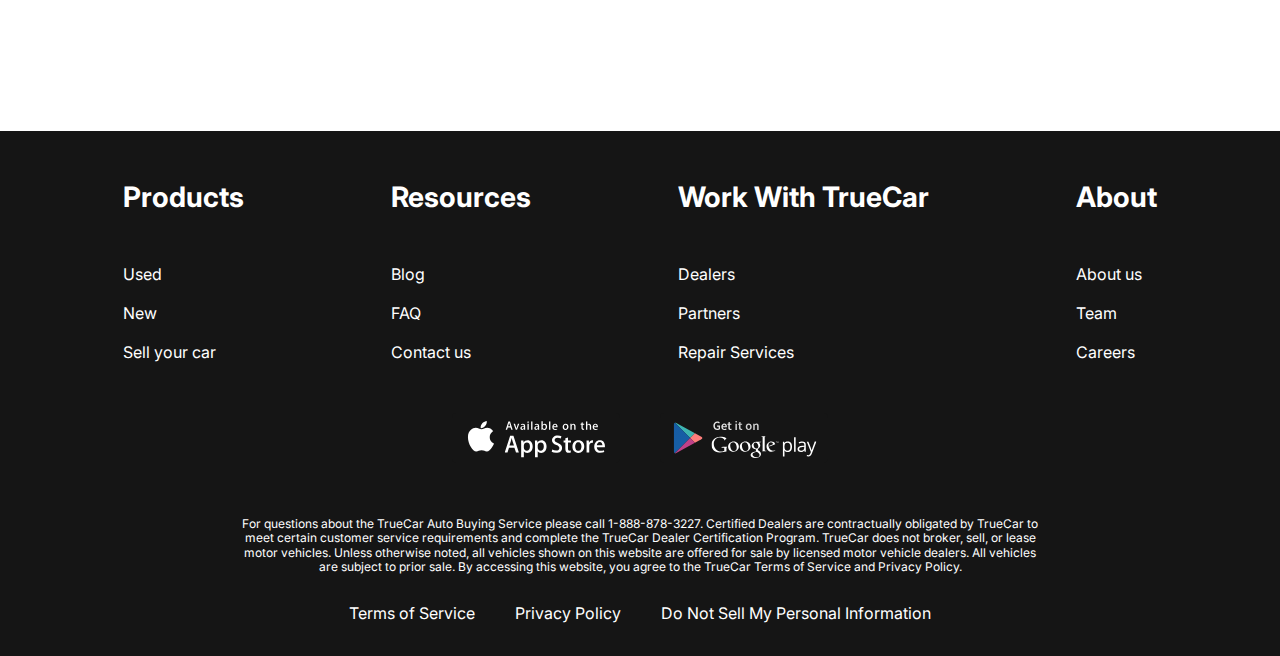
<file: SITE-AUTO/public_html/new-cars.html>
<!doctype html>
<html lang="ru">
<head>
    <meta charset="UTF-8">
    <meta http-equiv="X-UA-Compatible" content="IE=edge">
    <title>Главная страница сайта про авто</title>
    <meta name="description" content="Описание главной страницы до 165 - 170 символов">
    <meta name="keywords" content="Перечень ключевых запросов, по которым продвигается страница">
    <meta name="viewport" content="with=device-width, initial-scale=1.0">
    <link rel="preconnect" href="https://fonts.googleapis.com">
<link rel="preconnect" href="https://fonts.gstatic.com" crossorigin>
<link href="https://fonts.googleapis.com/css2?family=Inter:opsz@14..32&display=swap" rel="stylesheet">
<link href="https://fonts.googleapis.com/css2?family=Inter:opsz,wght@14..32,700&display=swap" rel="stylesheet">

    <link type="text/css" rel="stylesheet" href="css/style.css">
    <link type="text/css" rel="stylesheet" href="css/mobile.css">
   
    
</head>
<body>
    
<div class="wrapper">
    <header class="header">
        <div class="container">
            <div class="header__inner">
                <a href="index.html" class="logo"><img class="logo__img" src="images/logo.svg" alt="logo"></a>
                <nav class="menu">
                    <!-- ЗДЕСЬ КНОПКА МОБИЛЬНОГО МЕНЮ -->
                    <button class="menu__btn">
                        <span></span>
                        <span></span>
                        <span></span>
                        <span></span>
                    </button>

                    <ul class="menu__list">
                       <li class="menu__list-item"><a href="#" class="menu__list-link menu__list-link--active">NEW CARS</a></li>
                       <li class="menu__list-item"><a href="" class="menu__list-link">PRE-ORDERED CARS</a></li>
                       <li class="menu__list-item"><a href="" class="menu__list-link">FINANCE</a></li>
                       <li class="menu__list-item"><a href="" class="menu__list-link">LEASE VS BUY</a></li>
                       <li class="menu__list-item"><a href="second_slider.html" class="menu__list-link">SLIDERS</a></li>
                       <li class="menu__list-item"><a href="mytabs.html" class="menu__list-link">ТАБЫ</a></li>
                       <li class="menu__list-item"><a href="contacts.html" class="menu__list-link">CONTACT US</a></li>
                    </ul>
                </nav>
            </div>
        </div>    
        
    </header>

    
<main class="main">

    <section class="choose">
        <div class="container">
            <h2 class="section-title">Choose your car</h2>
<!-- ВЫВОД ТАБОВ С КАРТИНКАМИ АВТО -->
            <div class="chooseTabs">
                <div class="chooseTabs__btn">
                    <!-- <button class="chooseTabs__btn-item chooseTabs__btn-item--active" data-attribute="content0">All Car</button> -->
                    <button class="chooseTabs__btn-item" data-attribute="content1">Car and Minivan</button>
                    <button class="chooseTabs__btn-item" data-attribute="contentß2">Trucks</button>
                    <button class="chooseTabs__btn-item" data-attribute="content3">Crossovers & SUVs</button>
                    <button class="chooseTabs__btn-item" data-attribute="content4">Electrified</button>

                </div>

                <div class="chooseTabs__content">
                    <div class="chooseTabs__content-item content-item--active" id="content1">

                        <div class="card">
                            <img src="images/card-1.jpg" alt="Тойота" class="card__img">
                            <h3 class="card__title">Toyota Crown 2023</h3>
                            <p class="card__text">starting from $ 39900</p>
                            <p class="card__price">$ 650/mo</p>
                            <a href="" class="card__link">see details</a>
                        </div>

                        <div class="card">
                            <img src="images/card-2.jpg" alt="Тойота" class="card__img">
                            <h3 class="card__title">Toyota Crown 2023</h3>
                            <p class="card__text">starting from $ 39900</p>
                            <p class="card__price">$ 650/mo</p>
                            <a href="" class="card__link">see details</a>
                        </div>

                        <div class="card">
                            <img src="images/card-3.jpg" alt="Тойота" class="card__img">
                            <h3 class="card__title">Toyota Crown 2023</h3>
                            <p class="card__text">starting from $ 39900</p>
                            <p class="card__price">$ 650/mo</p>
                            <a href="" class="card__link">see details</a>
                        </div>

                        <div class="card">
                            <img src="images/card-4.jpg" alt="Тойота" class="card__img">
                            <h3 class="card__title">Toyota Crown 2023</h3>
                            <p class="card__text">starting from $ 39900</p>
                            <p class="card__price">$ 650/mo</p>
                            <a href="" class="card__link">see details</a>
                        </div>
                        

                        


                        </div>

                   
                    <div class="chooseTabs__content-item content-item--active" id="content2">

                        <div class="card">
                            <img src="images/card-1.jpg" alt="Тойота" class="card__img">
                            <h3 class="card__title">Toyota Crown 2023</h3>
                            <p class="card__text">starting from $ 39900</p>
                            <p class="card__price">$ 650/mo</p>
                            <a href="" class="card__link">see details</a>
                        </div>

                        <div class="card">
                            <img src="images/card-2.jpg" alt="Тойота" class="card__img">
                            <h3 class="card__title">Toyota Crown 2023</h3>
                            <p class="card__text">starting from $ 39900</p>
                            <p class="card__price">$ 650/mo</p>
                            <a href="" class="card__link">see details</a>
                        </div>

                        <div class="card">
                            <img src="images/card-3.jpg" alt="Тойота" class="card__img">
                            <h3 class="card__title">Toyota Crown 2023</h3>
                            <p class="card__text">starting from $ 39900</p>
                            <p class="card__price">$ 650/mo</p>
                            <a href="" class="card__link">see details</a>
                        </div>

                        <div class="card">
                            <img src="images/card-4.jpg" alt="Тойота" class="card__img">
                            <h3 class="card__title">Toyota Crown 2023</h3>
                            <p class="card__text">starting from $ 39900</p>
                            <p class="card__price">$ 650/mo</p>
                            <a href="" class="card__link">see details</a>
                        </div>

                    </div>
                    <div class="chooseTabs__content-item content-item--active" id="content3">
                        <!-- Карточка -->
                        <div class="card">
                            <img src="images/card-1.jpg" alt="Тойота" class="card__img">
                            <h3 class="card__title">Toyota Crown 2023</h3>
                            <p class="card__text">starting from $ 39900</p>
                            <p class="card__price">$ 650/mo</p>
                            <a href="" class="card__link">see details</a>
                        </div>

                        <div class="card">
                            <img src="images/card-2.jpg" alt="Тойота" class="card__img">
                            <h3 class="card__title">Toyota Crown 2023</h3>
                            <p class="card__text">starting from $ 39900</p>
                            <p class="card__price">$ 650/mo</p>
                            <a href="" class="card__link">see details</a>
                        </div>

                        <div class="card">
                            <img src="images/card-3.jpg" alt="Тойота" class="card__img">
                            <h3 class="card__title">Toyota Crown 2023</h3>
                            <p class="card__text">starting from $ 39900</p>
                            <p class="card__price">$ 650/mo</p>
                            <a href="" class="card__link">see details</a>
                        </div>

                        <div class="card">
                            <img src="images/card-4.jpg" alt="Тойота" class="card__img">
                            <h3 class="card__title">Toyota Crown 2023</h3>
                            <p class="card__text">starting from $ 39900</p>
                            <p class="card__price">$ 650/mo</p>
                            <a href="" class="card__link">see details</a>
                        </div>

                    </div>

                    <div class="chooseTabs__content-item content-item--active" id="content4">

                        <div class="card">
                            <img src="images/card-1.jpg" alt="Тойота" class="card__img">
                            <h3 class="card__title">Toyota Crown 2023</h3>
                            <p class="card__text">starting from $ 39900</p>
                            <p class="card__price">$ 650/mo</p>
                            <a href="" class="card__link">see details</a>
                        </div>

                        <div class="card">
                            <img src="images/card-2.jpg" alt="Тойота" class="card__img">
                            <h3 class="card__title">Toyota Crown 2023</h3>
                            <p class="card__text">starting from $ 39900</p>
                            <p class="card__price">$ 650/mo</p>
                            <a href="" class="card__link">see details</a>
                        </div>

                        <div class="card">
                            <img src="images/card-3.jpg" alt="Тойота" class="card__img">
                            <h3 class="card__title">Toyota Crown 2023</h3>
                            <p class="card__text">starting from $ 39900</p>
                            <p class="card__price">$ 650/mo</p>
                            <a href="" class="card__link">see details</a>
                        </div>

                        <div class="card">
                            <img src="images/card-4.jpg" alt="Тойота" class="card__img">
                            <h3 class="card__title">Toyota Crown 2023</h3>
                            <p class="card__text">starting from $ 39900</p>
                            <p class="card__price">$ 650/mo</p>
                            <a href="" class="card__link">see details</a>
                        </div>


                    </div>


                </div>

            </div>


            <a href="#" class="blog__link">SHOW MORE</a>

        </div>
    </section>
   


    <section class="blog">
        <div class="container">
            <div class="blog__items">
                <div class="blog__item">
                    <img src="images/blog-img1.jpg" alt="" class="blog__item-img">
                    <h3 class="blog__item-title">An easier way to buy your next Toyota</h3>
                    <a href="" class="blog__item-link">MORE</a>
                </div>

                <div class="blog__item">
                    <img src="images/blog-img2.jpg" alt="" class="blog__item-img">
                    <h3 class="blog__item-title">A Guide to Road-Tripping With Pets</h3>
                    <a href="" class="blog__item-link">MORE</a>
                </div>
            </div>

            <a href="#" class="blog__link">SHOW MORE</a>

            </div>
        

    </section>

    
</main>  
</div> 

<footer class="footer">
    <div class="container">
        <nav class="footer__menu">
            <ul class="footer__menu-list">
                <li class="footer__menu-title"><h3>Products</h3></li>
                <li class="footer__menu-item"><a href="#" class="footer__menu-link">Used</a></li>
                <li class="footer__menu-item"><a href="#" class="footer__menu-link">New</a></li>
                <li class="footer__menu-item"><a href="#" class="footer__menu-link">Sell your car</a></li>
            </ul>
            <ul class="footer__menu-list">
                <li class="footer__menu-title"><h3>Resources</h3></li>
                <li class="footer__menu-item"><a href="#" class="footer__menu-link">Blog</a></li>
                <li class="footer__menu-item"><a href="#" class="footer__menu-link">FAQ</a></li>
                <li class="footer__menu-item"><a href="#" class="footer__menu-link">Contact us</a></li>
            </ul>
            <ul class="footer__menu-list">
                <li class="footer__menu-title"><h3>Work With TrueCar</h3></li>
                <li class="footer__menu-item"><a href="#" class="footer__menu-link">Dealers</a></li>
                <li class="footer__menu-item"><a href="#" class="footer__menu-link">Partners</a></li>
                <li class="footer__menu-item"><a href="#" class="footer__menu-link">Repair Services</a></li>
            </ul>
            <ul class="footer__menu-list">
                <li class="footer__menu-title"><h3>About</h3></li>
                <li class="footer__menu-item"><a href="#" class="footer__menu-link">About us</a></li>
                <li class="footer__menu-item"><a href="#" class="footer__menu-link">Team</a></li>
                <li class="footer__menu-item"><a href="#" class="footer__menu-link">Careers</a></li>

            </ul>
        </nav>

        <!-- Код вывода иконок мобильных приложений -->
        <ul class="app">
            <li class="app__item"><a href="#" class="app__item-link">
                <img class="app__item-img" src="images/appstore.svg" alt="appstore">
            </a></li>

            <li class="app__item"><a href="#" class="app__item-link">
                <img class="app__item-img" src="images/googleplay.svg" alt="">
            </a></li>
        </ul>

        <div class="footer__copy">
            <p class="footer__copy-text">
                For questions about the TrueCar Auto Buying Service please call 1-888-878-3227.
Certified Dealers are contractually obligated by TrueCar to meet certain customer service requirements and complete the TrueCar Dealer Certification Program.
TrueCar does not broker, sell, or lease motor vehicles. Unless otherwise noted, all vehicles shown on this website are offered for sale by licensed motor vehicle dealers. All vehicles are subject to prior sale. By accessing this website, you agree to the TrueCar Terms of Service and Privacy Policy.
            </p>
        </div>

        <nav class="copy__nav">
            <ul class="copy__nav-list">
                <li class="copy__nav-item"><a href="#" class="copy__nav-link">Terms of Service</a></li>
                <li class="copy__nav-item"><a href="#" class="copy__nav-link">Privacy Policy</a></li>
                <li class="copy__nav-item"><a href="#" class="copy__nav-link">Do Not Sell My Personal Information</a></li>
                
            </ul>
        </nav>

    </div>
    
    
</footer>

<script src="js/new-cars.js"></script>
    
</body>
</html>
</file>
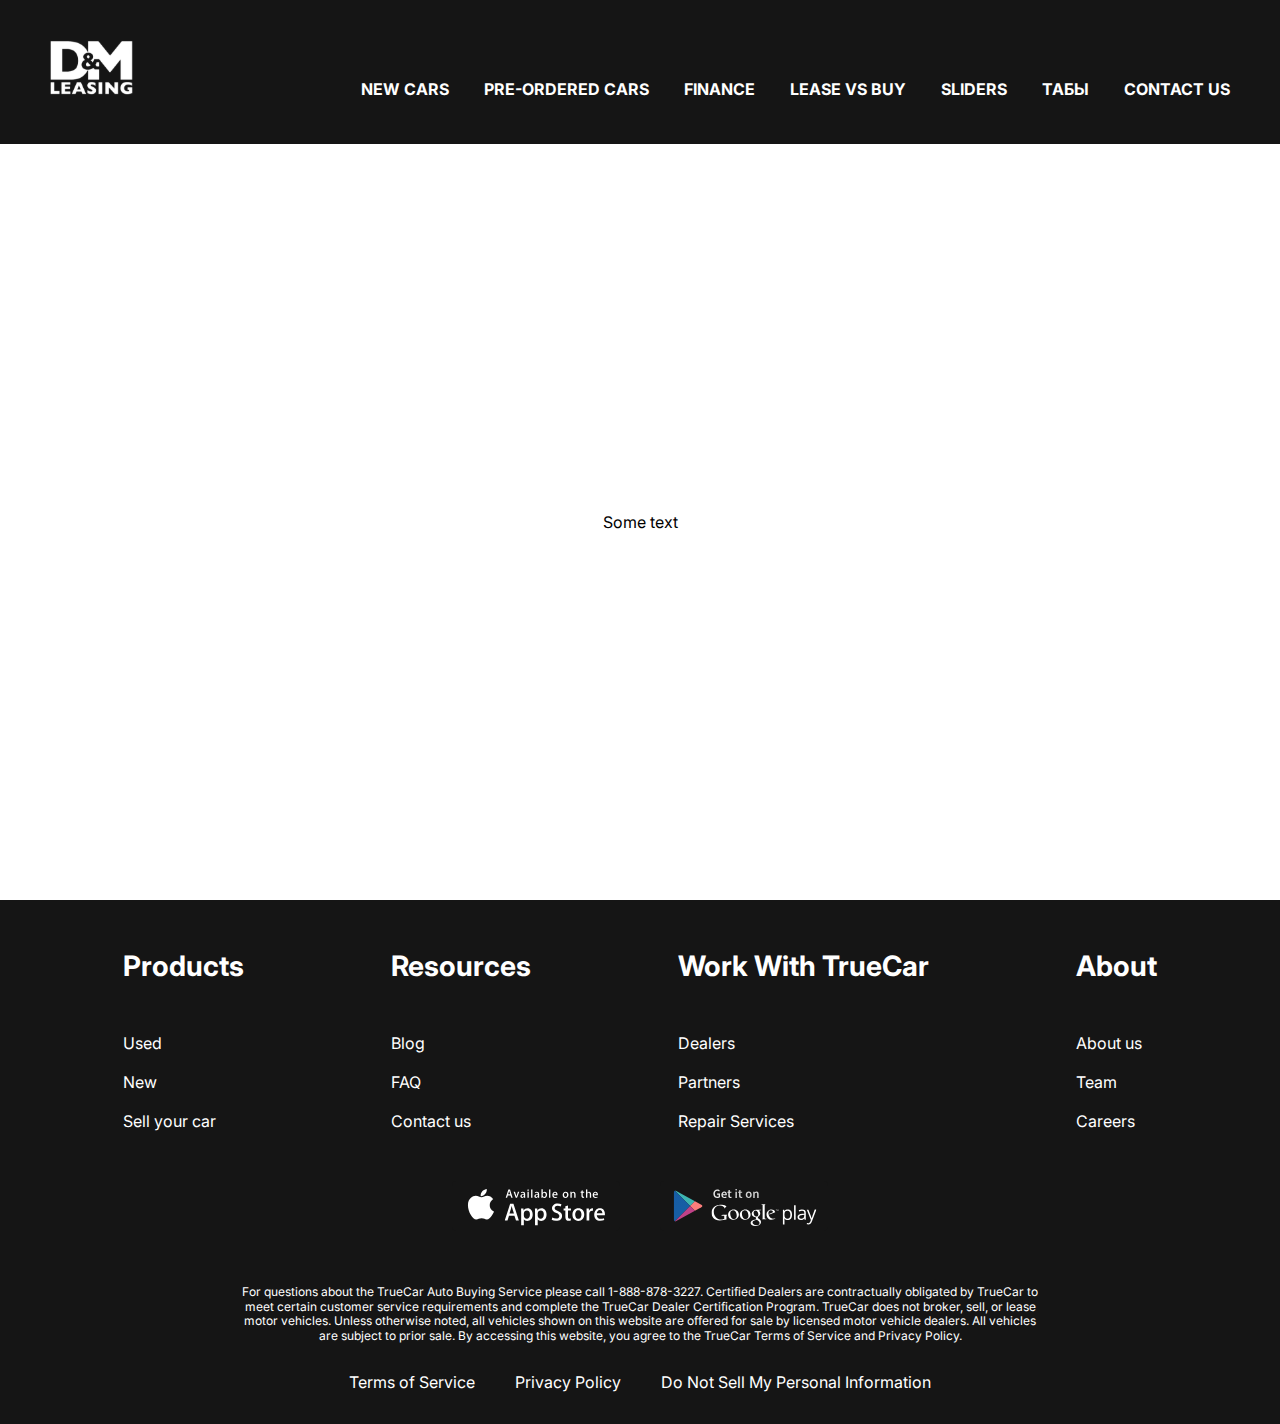
<file: SITE-AUTO/public_html/news.html>
<!doctype html>
<html lang="ru">
<head>
    <meta charset="UTF-8">
    <meta http-equiv="X-UA-Compatible" content="IE=edge">
    <title>Главная страница сайта про авто</title>
    <meta name="description" content="Описание главной страницы до 165 - 170 символов">
    <meta name="keywords" content="Перечень ключевых запросов, по которым продвигается страница">
    <meta name="viewport" content="with=device-width, initial-scale=1.0">
    <link rel="preconnect" href="https://fonts.googleapis.com">
<link rel="preconnect" href="https://fonts.gstatic.com" crossorigin>
<link href="https://fonts.googleapis.com/css2?family=Inter:opsz@14..32&display=swap" rel="stylesheet">
<link href="https://fonts.googleapis.com/css2?family=Inter:opsz,wght@14..32,700&display=swap" rel="stylesheet">

    <link type="text/css" rel="stylesheet" href="css/style.css">
    <link type="text/css" rel="stylesheet" href="css/mobile.css">
    
</head>
<body>
    
<div class="wrapper">
    <header class="header">
        <div class="container">
            <div class="header__inner">
                <a href="index.html" class="logo"><img class="logo__img" src="images/logo.svg" alt="logo"></a>
                <nav class="menu">

                    <!-- ЗДЕСЬ КНОПКА МОБИЛЬНОГО МЕНЮ -->
                    <button class="menu__btn">
                        <span></span>
                        <span></span>
                        <span></span>
                        <span></span>
                    </button>

                    <ul class="menu__list">
                       <li class="menu__list-item"><a href="#" class="menu__list-link">NEW CARS</a></li>
                       <li class="menu__list-item"><a href="" class="menu__list-link">PRE-ORDERED CARS</a></li>
                       <li class="menu__list-item"><a href="" class="menu__list-link">FINANCE</a></li>
                       <li class="menu__list-item"><a href="" class="menu__list-link">LEASE VS BUY</a></li>
                       <li class="menu__list-item"><a href="second_slider.html" class="menu__list-link">SLIDERS</a></li>
                       <li class="menu__list-item"><a href="mytabs.html" class="menu__list-link">ТАБЫ</a></li>
                       <li class="menu__list-item"><a href="contacts.html" class="menu__list-link">CONTACT US</a></li>
                    </ul>
                </nav>
            </div>
        </div>    
        
    </header>

    
<main class="main">
    <div class="container">
        <p>Some text</p>
    </div>
    
</main>  
</div> 

<footer class="footer">
    <div class="container">
        <nav class="footer__menu">
            <ul class="footer__menu-list">
                <li class="footer__menu-title"><h3>Products</h3></li>
                <li class="footer__menu-item"><a href="#" class="footer__menu-link">Used</a></li>
                <li class="footer__menu-item"><a href="#" class="footer__menu-link">New</a></li>
                <li class="footer__menu-item"><a href="#" class="footer__menu-link">Sell your car</a></li>
            </ul>
            <ul class="footer__menu-list">
                <li class="footer__menu-title"><h3>Resources</h3></li>
                <li class="footer__menu-item"><a href="#" class="footer__menu-link">Blog</a></li>
                <li class="footer__menu-item"><a href="#" class="footer__menu-link">FAQ</a></li>
                <li class="footer__menu-item"><a href="#" class="footer__menu-link">Contact us</a></li>
            </ul>
            <ul class="footer__menu-list">
                <li class="footer__menu-title"><h3>Work With TrueCar</h3></li>
                <li class="footer__menu-item"><a href="#" class="footer__menu-link">Dealers</a></li>
                <li class="footer__menu-item"><a href="#" class="footer__menu-link">Partners</a></li>
                <li class="footer__menu-item"><a href="#" class="footer__menu-link">Repair Services</a></li>
            </ul>
            <ul class="footer__menu-list">
                <li class="footer__menu-title"><h3>About</h3></li>
                <li class="footer__menu-item"><a href="#" class="footer__menu-link">About us</a></li>
                <li class="footer__menu-item"><a href="#" class="footer__menu-link">Team</a></li>
                <li class="footer__menu-item"><a href="#" class="footer__menu-link">Careers</a></li>

            </ul>
        </nav>

        <!-- Код вывода иконок мобильных приложений -->
        <ul class="app">
            <li class="app__item"><a href="#" class="app__item-link">
                <img class="app__item-img" src="images/appstore.svg" alt="appstore">
            </a></li>

            <li class="app__item"><a href="#" class="app__item-link">
                <img class="app__item-img" src="images/googleplay.svg" alt="">
            </a></li>
        </ul>


        <div class="footer__copy">
            <p class="footer__copy-text">
                For questions about the TrueCar Auto Buying Service please call 1-888-878-3227.
Certified Dealers are contractually obligated by TrueCar to meet certain customer service requirements and complete the TrueCar Dealer Certification Program.
TrueCar does not broker, sell, or lease motor vehicles. Unless otherwise noted, all vehicles shown on this website are offered for sale by licensed motor vehicle dealers. All vehicles are subject to prior sale. By accessing this website, you agree to the TrueCar Terms of Service and Privacy Policy.
            </p>
        </div>

        <nav class="copy__nav">
            <ul class="copy__nav-list">
                <li class="copy__nav-item"><a href="#" class="copy__nav-link">Terms of Service</a></li>
                <li class="copy__nav-item"><a href="#" class="copy__nav-link">Privacy Policy</a></li>
                <li class="copy__nav-item"><a href="#" class="copy__nav-link">Do Not Sell My Personal Information</a></li>
                
            </ul>
        </nav>

    </div>
    
    
</footer>
<script src="js/new-cars.js"></script>
</body>
</html>
</file>
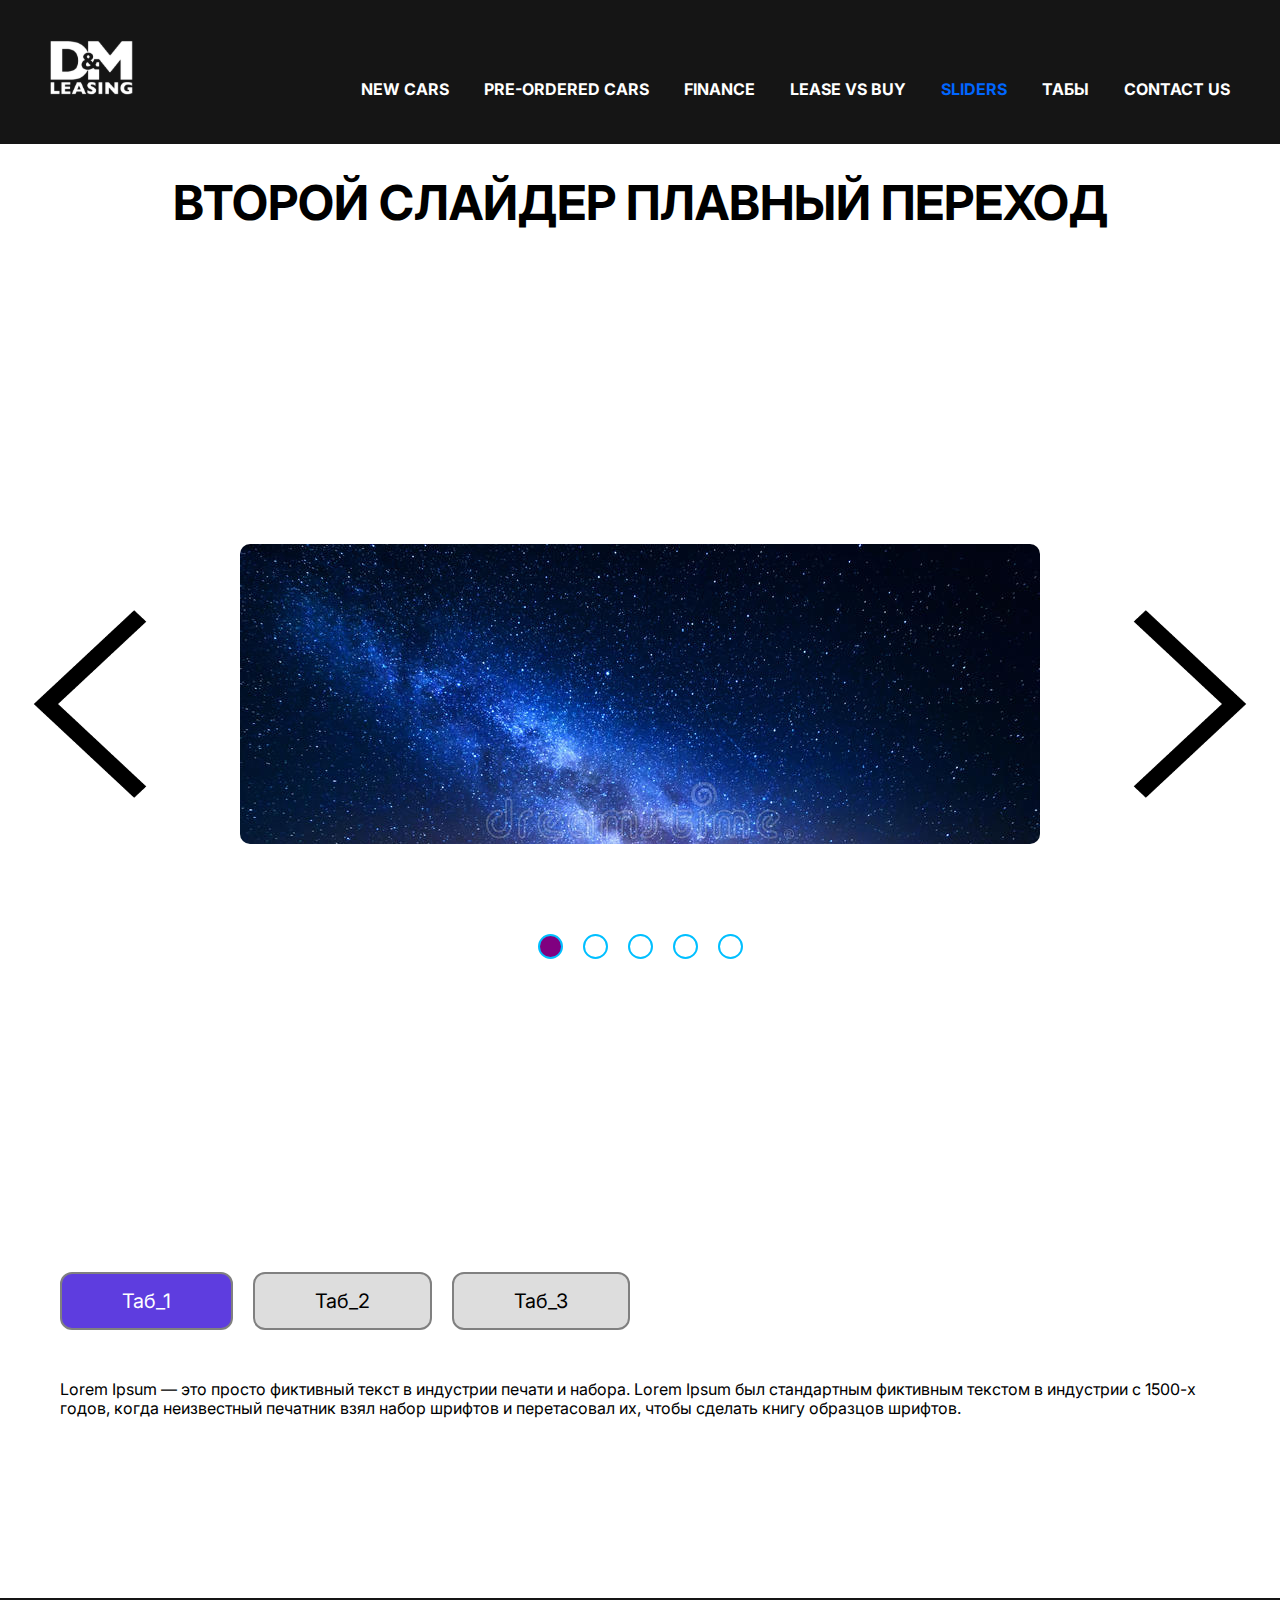
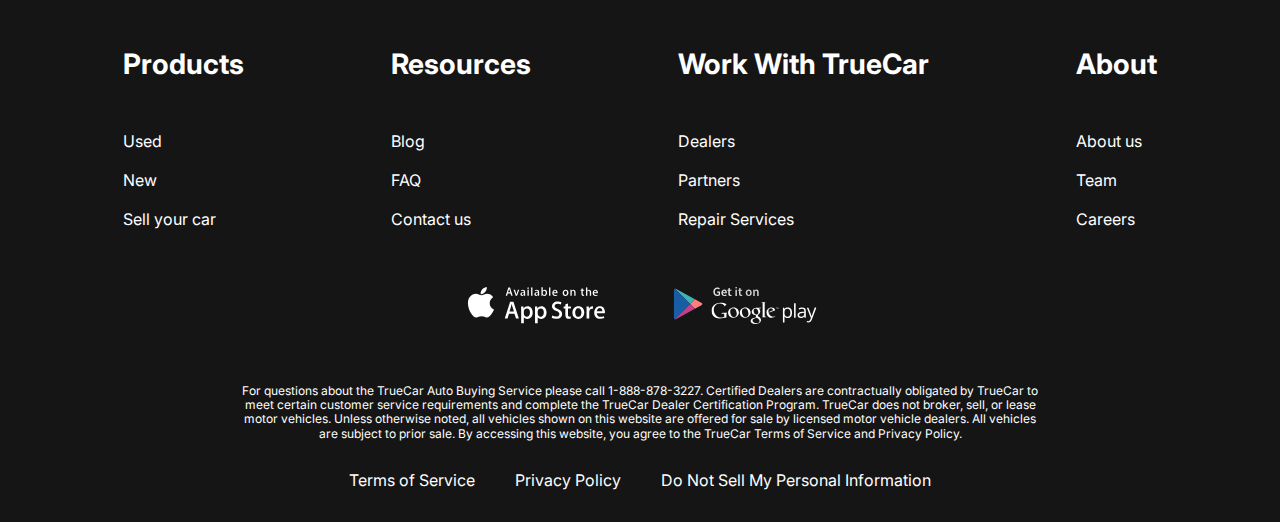
<file: SITE-AUTO/public_html/second_slider.html>
<!doctype html>
<html lang="ru">
<head>
    <meta charset="UTF-8">
    <meta http-equiv="X-UA-Compatible" content="IE=edge">
    <title>Страница разработки второго слайдера</title>
    <meta name="description" content="Описание главной страницы до 165 - 170 символов">
    <meta name="keywords" content="Перечень ключевых запросов, по которым продвигается страница">
    <meta name="viewport" content="with=device-width, initial-scale=1.0">
    <link rel="preconnect" href="https://fonts.googleapis.com">
<link rel="preconnect" href="https://fonts.gstatic.com" crossorigin>
<link href="https://fonts.googleapis.com/css2?family=Inter:opsz@14..32&display=swap" rel="stylesheet">
<link href="https://fonts.googleapis.com/css2?family=Inter:opsz,wght@14..32,700&display=swap" rel="stylesheet">

    <link type="text/css" rel="stylesheet" href="css/style.css">
    <link type="text/css" rel="stylesheet" href="css/mobile.css">
    
</head>
<body>
    
<div class="wrapper">
    <header class="header">
        <div class="container">
            <div class="header__inner">
                <a href="index.html" class="logo"><img class="logo__img" src="images/logo.svg" alt="logo"></a>
                <nav class="menu">
                    <!-- ЗДЕСЬ КНОПКА МОБИЛЬНОГО МЕНЮ -->
                    <button class="menu__btn">
                        <span></span>
                        <span></span>
                        <span></span>
                        <span></span>
                    </button>

                    <ul class="menu__list">
                       <li class="menu__list-item"><a href="new-cars.html" class="menu__list-link">NEW CARS</a></li>
                       <li class="menu__list-item"><a href="" class="menu__list-link">PRE-ORDERED CARS</a></li>
                       <li class="menu__list-item"><a href="" class="menu__list-link">FINANCE</a></li>
                       <li class="menu__list-item"><a href="" class="menu__list-link">LEASE VS BUY</a></li>
                       <li class="menu__list-item"><a href="second_slider.html" class="menu__list-link menu__list-link--active">SLIDERS</a></li>
                       <li class="menu__list-item"><a href="mytabs.html" class="menu__list-link">ТАБЫ</a></li>
                       <li class="menu__list-item"><a href="contacts.html" class="menu__list-link">CONTACT US</a></li>
                    </ul>
                </nav>
            </div>
        </div>    
        
    </header>

    
<main class="main">


   



  <!--  Второй слайдер с плавным переходом  -->
<section class="sectionSlider2">
<h2 class="section-title">ВТОРОЙ СЛАЙДЕР ПЛАВНЫЙ ПЕРЕХОД</h2>
    <div class="container">
        
        <div class="slider2-container">
            <div id="top2">
                <img src="images/211689_left_arrow_icon.png" alt="" class="arrow-second arrow-second-left">

                <div id="frame">  

                <div id="mySlider2">

                   <img src="images/night_landscape.jpg" class="slider-image2" alt="">
                   <img src="images/rain_forest.jpg" class="slider-image2" alt="">
                   <img src="images/sunrise.jpg" class="slider-image2" alt="">
                   <img src="images/thailand_nature.jpg" class="slider-image2" alt="">
                   <img src="images/thailand_nature.jpg" class="slider-image2" alt="">

                </div>

            </div>     

                <img src="images/211689_left_arrow_icon.png" alt="" class="arrow-second arrow-second-right">

            </div>
            <div id="bottom2">
                <!-- <div class="pagination-cirle active"></div>
                <div class="pagination-cirle"></div>
                <div class="pagination-cirle"></div>
                <div class="pagination-cirle"></div> -->

            </div>

        </div>
        

        
    </div>


</section>


<section class="tabSection">
    <div class="container">
        <div class="tabs">
            <div class="tabs__nav">
                <div class="tabs__nav-btn active_tab" data-tab="#tab1">Таб_1</div>
                <div class="tabs__nav-btn" data-tab="#tab2">Таб_2</div>
                <div class="tabs__nav-btn" data-tab="#tab3">Таб_3</div>

            </div>

            <div class="tabs__content">
                <div class="tabs__content-item  active_tab " id="tab1">Lorem Ipsum — это просто фиктивный текст в индустрии печати и набора. Lorem Ipsum был стандартным фиктивным текстом в индустрии с 1500-х годов, когда неизвестный печатник взял набор шрифтов и перетасовал их, чтобы сделать книгу образцов шрифтов.</div>
                <div class="tabs__content-item" id="tab2">Давно установленный факт, что читатель будет отвлекаться на читаемое содержимое страницы при взгляде на ее макет. Суть использования Lorem Ipsum в том, что он имеет более или менее нормальное распределение букв, в отличие от использования 'Content here, content here', что делает его похожим на читаемый английский.</div>
                <div class="tabs__content-item" id="tab3">Существует множество вариантов отрывков Lorem Ipsum, но большинство из них подверглись изменениям в той или иной форме, в виде вставленного юмора или случайных слов, которые не выглядят даже немного правдоподобными.</div>

            </div>




        </div>

    </div>


</section>





    
    
</main>  
</div> 

<footer class="footer">
    <div class="container">
        <nav class="footer__menu">
            <ul class="footer__menu-list">
                <li class="footer__menu-title"><h3>Products</h3></li>
                <li class="footer__menu-item"><a href="#" class="footer__menu-link">Used</a></li>
                <li class="footer__menu-item"><a href="#" class="footer__menu-link">New</a></li>
                <li class="footer__menu-item"><a href="#" class="footer__menu-link">Sell your car</a></li>
            </ul>
            <ul class="footer__menu-list">
                <li class="footer__menu-title"><h3>Resources</h3></li>
                <li class="footer__menu-item"><a href="#" class="footer__menu-link">Blog</a></li>
                <li class="footer__menu-item"><a href="#" class="footer__menu-link">FAQ</a></li>
                <li class="footer__menu-item"><a href="#" class="footer__menu-link">Contact us</a></li>
            </ul>
            <ul class="footer__menu-list">
                <li class="footer__menu-title"><h3>Work With TrueCar</h3></li>
                <li class="footer__menu-item"><a href="#" class="footer__menu-link">Dealers</a></li>
                <li class="footer__menu-item"><a href="#" class="footer__menu-link">Partners</a></li>
                <li class="footer__menu-item"><a href="#" class="footer__menu-link">Repair Services</a></li>
            </ul>
            <ul class="footer__menu-list">
                <li class="footer__menu-title"><h3>About</h3></li>
                <li class="footer__menu-item"><a href="#" class="footer__menu-link">About us</a></li>
                <li class="footer__menu-item"><a href="#" class="footer__menu-link">Team</a></li>
                <li class="footer__menu-item"><a href="#" class="footer__menu-link">Careers</a></li>

            </ul>
        </nav>

        <!-- Код вывода иконок мобильных приложений -->
        <ul class="app">
            <li class="app__item"><a href="#" class="app__item-link">
                <img class="app__item-img" src="images/appstore.svg" alt="appstore">
            </a></li>

            <li class="app__item"><a href="#" class="app__item-link">
                <img class="app__item-img" src="images/googleplay.svg" alt="">
            </a></li>
        </ul>


        <div class="footer__copy">
            <p class="footer__copy-text">
                For questions about the TrueCar Auto Buying Service please call 1-888-878-3227.
Certified Dealers are contractually obligated by TrueCar to meet certain customer service requirements and complete the TrueCar Dealer Certification Program.
TrueCar does not broker, sell, or lease motor vehicles. Unless otherwise noted, all vehicles shown on this website are offered for sale by licensed motor vehicle dealers. All vehicles are subject to prior sale. By accessing this website, you agree to the TrueCar Terms of Service and Privacy Policy.
            </p>
        </div>

        <nav class="copy__nav">
            <ul class="copy__nav-list">
                <li class="copy__nav-item"><a href="#" class="copy__nav-link">Terms of Service</a></li>
                <li class="copy__nav-item"><a href="#" class="copy__nav-link">Privacy Policy</a></li>
                <li class="copy__nav-item"><a href="#" class="copy__nav-link">Do Not Sell My Personal Information</a></li>
                
            </ul>
        </nav>

    </div>
    
    <script src="js/main.js"></script>
</footer>
    
</body>
</html>
</file>
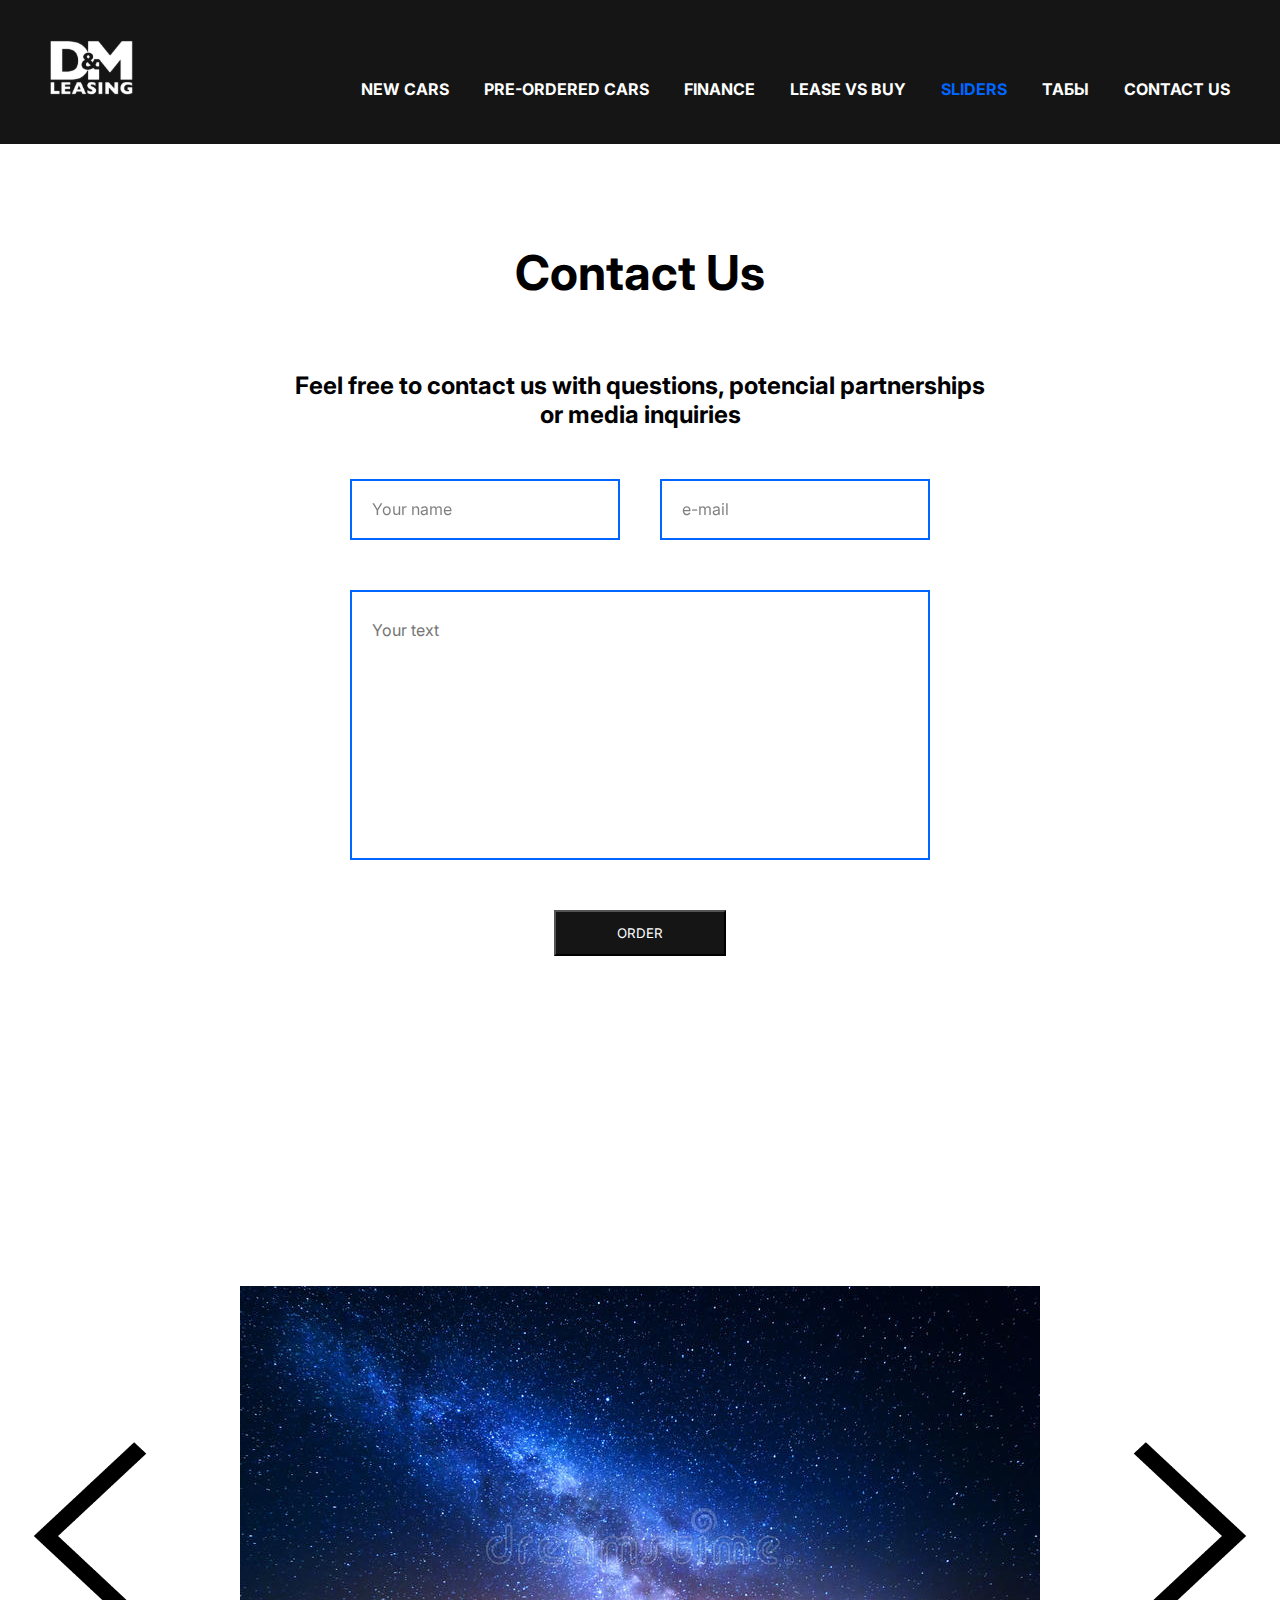
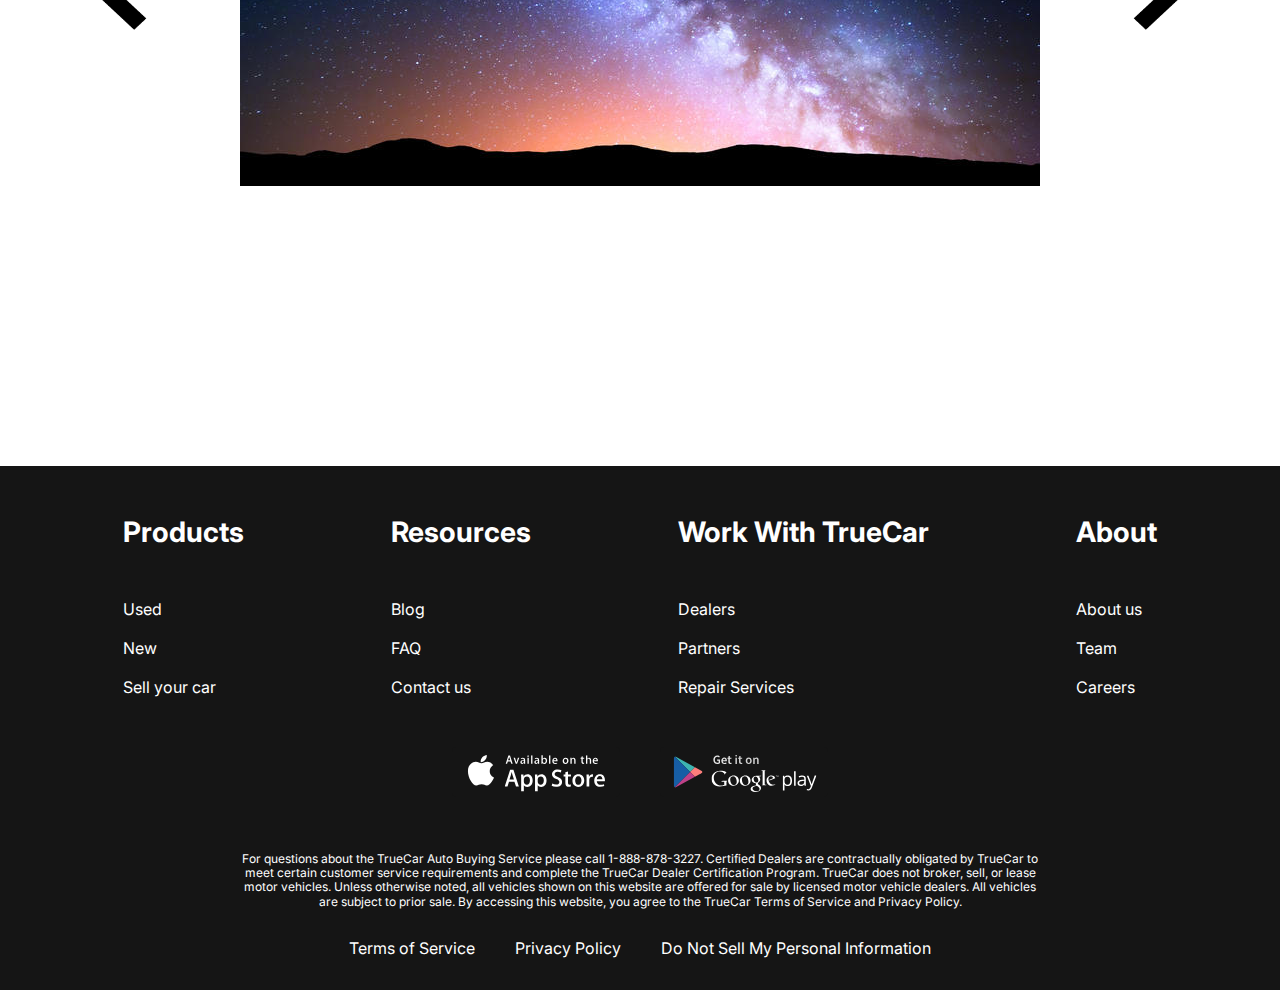
<file: SITE-AUTO/public_html/sliders.html>
<!doctype html>
<html lang="ru">
<head>
    <meta charset="UTF-8">
    <meta http-equiv="X-UA-Compatible" content="IE=edge">
    <title>Главная страница сайта про авто</title>
    <meta name="description" content="Описание главной страницы до 165 - 170 символов">
    <meta name="keywords" content="Перечень ключевых запросов, по которым продвигается страница">
    <meta name="viewport" content="with=device-width, initial-scale=1.0">
    <link rel="preconnect" href="https://fonts.googleapis.com">
<link rel="preconnect" href="https://fonts.gstatic.com" crossorigin>
<link href="https://fonts.googleapis.com/css2?family=Inter:opsz@14..32&display=swap" rel="stylesheet">
<link href="https://fonts.googleapis.com/css2?family=Inter:opsz,wght@14..32,700&display=swap" rel="stylesheet">

    <link type="text/css" rel="stylesheet" href="css/style.css">
    <link type="text/css" rel="stylesheet" href="css/mobile.css">
    
</head>
<body>
    
<div class="wrapper">
    <header class="header">
        <div class="container">
            <div class="header__inner">
                <a href="index.html" class="logo"><img class="logo__img" src="images/logo.svg" alt="logo"></a>
                <nav class="menu">

                    <!-- ЗДЕСЬ КНОПКА МОБИЛЬНОГО МЕНЮ -->
                    <button class="menu__btn">
                        <span></span>
                        <span></span>
                        <span></span>
                        <span></span>
                    </button>

                    <ul class="menu__list">
                       <li class="menu__list-item"><a href="#" class="menu__list-link">NEW CARS</a></li>
                       <li class="menu__list-item"><a href="" class="menu__list-link">PRE-ORDERED CARS</a></li>
                       <li class="menu__list-item"><a href="" class="menu__list-link">FINANCE</a></li>
                       <li class="menu__list-item"><a href="" class="menu__list-link">LEASE VS BUY</a></li>
                       <li class="menu__list-item"><a href="second_slider.html" class="menu__list-link--active menu__list-link">SLIDERS</a></li>
                       <li class="menu__list-item"><a href="mytabs.html" class="menu__list-link">ТАБЫ</a></li>
                       <li class="menu__list-item"><a href="contacts.html" class="menu__list-link">CONTACT US</a></li>
                    </ul>
                </nav>
            </div>
        </div>    
        
    </header>

    
<main class="main">
    <section class="contacts">
        <div class="form-wrapper">
        <div class="container">
            <h2 class="section-title contacts__title">Contact Us</h2>
            <p class="contacts__text">Feel free to contact us with questions, potencial partnerships or media inquiries</p>
            <form action="" class="form">
                <input type="text" class="form__input" placeholder="Your name">
                <input type="email" class="form__input" placeholder="e-mail">
                <textarea name="" id="" class="form__textarea" placeholder="Your text"></textarea>
                <button class="form_btn" type="submit">ORDER</button>


            </form>
        </div>

        </div>

    </section>



    <!-- ПЕРВЫЙ СЛАЙДЕР С KEYFRAME, с анимацией -->
    <section class="sectionSlider">
        <div class="container">
            <div class="slider-container">
                <div id="top">
                    <img src="images/211689_left_arrow_icon.png" alt="" class="arrow arrow-left">

                    <div id="mySlider">

                        <img src="images/night_landscape.jpg" alt="" class="slider-image block">
                        <img src="images/rain_forest.jpg" alt="" class="slider-image">
                        <img src="images/thailand_nature.jpg" alt="" class="slider-image">
                        <img src="images/sunrise.jpg" alt="" class="slider-image">

                    </div>

                    <img src="images/211689_left_arrow_icon.png" alt="" class="arrow arrow-right">

                </div>
                <div id="bottom">
                    <!-- <div class="pagination-cirle active"></div>
                    <div class="pagination-cirle"></div>
                    <div class="pagination-cirle"></div>
                    <div class="pagination-cirle"></div> -->

                </div>

            </div>
            

            
        </div>


    </section>





    
    
</main>  
</div> 

<footer class="footer">
    <div class="container">
        <nav class="footer__menu">
            <ul class="footer__menu-list">
                <li class="footer__menu-title"><h3>Products</h3></li>
                <li class="footer__menu-item"><a href="#" class="footer__menu-link">Used</a></li>
                <li class="footer__menu-item"><a href="#" class="footer__menu-link">New</a></li>
                <li class="footer__menu-item"><a href="#" class="footer__menu-link">Sell your car</a></li>
            </ul>
            <ul class="footer__menu-list">
                <li class="footer__menu-title"><h3>Resources</h3></li>
                <li class="footer__menu-item"><a href="#" class="footer__menu-link">Blog</a></li>
                <li class="footer__menu-item"><a href="#" class="footer__menu-link">FAQ</a></li>
                <li class="footer__menu-item"><a href="#" class="footer__menu-link">Contact us</a></li>
            </ul>
            <ul class="footer__menu-list">
                <li class="footer__menu-title"><h3>Work With TrueCar</h3></li>
                <li class="footer__menu-item"><a href="#" class="footer__menu-link">Dealers</a></li>
                <li class="footer__menu-item"><a href="#" class="footer__menu-link">Partners</a></li>
                <li class="footer__menu-item"><a href="#" class="footer__menu-link">Repair Services</a></li>
            </ul>
            <ul class="footer__menu-list">
                <li class="footer__menu-title"><h3>About</h3></li>
                <li class="footer__menu-item"><a href="#" class="footer__menu-link">About us</a></li>
                <li class="footer__menu-item"><a href="#" class="footer__menu-link">Team</a></li>
                <li class="footer__menu-item"><a href="#" class="footer__menu-link">Careers</a></li>

            </ul>
        </nav>

        <!-- Код вывода иконок мобильных приложений -->
        <ul class="app">
            <li class="app__item"><a href="#" class="app__item-link">
                <img class="app__item-img" src="images/appstore.svg" alt="appstore">
            </a></li>

            <li class="app__item"><a href="#" class="app__item-link">
                <img class="app__item-img" src="images/googleplay.svg" alt="">
            </a></li>
        </ul>


        <div class="footer__copy">
            <p class="footer__copy-text">
                For questions about the TrueCar Auto Buying Service please call 1-888-878-3227.
Certified Dealers are contractually obligated by TrueCar to meet certain customer service requirements and complete the TrueCar Dealer Certification Program.
TrueCar does not broker, sell, or lease motor vehicles. Unless otherwise noted, all vehicles shown on this website are offered for sale by licensed motor vehicle dealers. All vehicles are subject to prior sale. By accessing this website, you agree to the TrueCar Terms of Service and Privacy Policy.
            </p>
        </div>

        <nav class="copy__nav">
            <ul class="copy__nav-list">
                <li class="copy__nav-item"><a href="#" class="copy__nav-link">Terms of Service</a></li>
                <li class="copy__nav-item"><a href="#" class="copy__nav-link">Privacy Policy</a></li>
                <li class="copy__nav-item"><a href="#" class="copy__nav-link">Do Not Sell My Personal Information</a></li>
                
            </ul>
        </nav>

    </div>
    
    <script src="js/main.js"></script>
</footer>
    
</body>
</html>
</file>
<file: SITE-AUTO/public_html/css/style.css>
html {
    box-sizing: border-box;
    margin: 0;
    padding: 0;
}

*, *::after, *::before {
    box-sizing: inherit;
    margin: 0;
    padding: 0;
}

html, body {
    height: 100%;
}

body {
    font-size: 16px;
    font-weight: 400;
    font-family: 'Inter', sans-serif;
    line-height: 1.2;
}

header {
    background-color: #151515;
    z-index: 10000;

}

ul {
    list-style: none;

}

.section-title {
    margin-bottom: 50px;
    font-size: 48px;
    font-weight: 700;
    text-align: center;

}

a {
    text-decoration: none;
    color: inharit;
}

.container {
    /* background-color: #ccc; */
    max-width: 1200px;
    margin: 0 auto;
    padding: 0 10px;
}

.header__inner {
    padding-top: 40px;
    padding-bottom: 45px;
    display: flex;
    justify-content: space-between;
    align-items: flex-end;
    
}

.header-main {
   background-color: transparent;
   position: absolute;
   z-index: 10;
   left: 0;
   right: 0;
}

.menu__list {
    display: flex;
    gap: 35px;

}

.menu__list-link--active {
    color: #0066FF !important;
}

.menu__list-item {
    color: #fff;
    text-transform: uppercase;
    line-height: 19px;
    font-weight: 700;
    font-family: Inter;


}

.menu__list-link {
    color: #fff;
    text-transform: uppercase;
    font-weight: 700;


}

.scrollPage {
    position: fixed;
    right: 50px;
    bottom: 200px;
    z-index: 300;
    cursor: pointer;
    width: 80px;
    height: 80px;
    color: #fff;
    visibility: hidden;
    /* opacity: 0.7; */
    transition: .1s;
    transform: translateY(10px);
    

}

.scrollPage::before {
    content: "↑";
    color: #fff;
    position: absolute;
    top: 0;
    bottom: 0;
    left: 0;
    right: 0;
    display: flex;
    justify-content: center;
    align-items: center;
    font-size: 40px;
    height: 100%;
    width: 100%;
}

.scrollPage--active {
    visibility: visible;
    opacity: 0.5;
}

.scrollPage--active:hover {
    visibility: visible;
    opacity: 0.7;
}

.scrollPage__svg {
    border: 2px solid #002966;
    border-radius: 50%;
   
}

.scrollPage__svg:hover {
    color: #f4a900;
    /* opacity: 0.7; */

}


.scrollPage__path {
    box-sizing: border-box;
    stroke: orange;
    stroke-width: 6px;
    transition: 0.5s;
}




/* Идут стили Футера */

.footer {
    background-color: #151515;
    padding: 50 0 32;
    color: #fff;

}

.footer__menu {
    display: flex;
    gap: 0px;
    justify-content: space-around;
    margin-bottom: 50px;
}

.footer__menu-list {
    max-width: 280px
}

.footer__menu-item {
    color: #fff;
    
}

.footer__menu-item + .footer__menu-item {
    padding-top: 20px;
}

.footer__menu-title {
    font-size: 24px;
    font-weight: 700;
    margin-bottom: 50px;
    margin-top: 50px;

}

.footer__menu-link {
    color: #fff;
}

/* Стили блока app - мобильные приложения */

.app {
    display: flex;
    margin-bottom: 50px;
    justify-content: center;
    gap: 40px;

}

.footer__copy {
    font-size: 12px; 
    max-width: 800px;
    margin: 0 auto 30px;
    text-align: center;

}


.copy__nav-list {
    display: flex;
    justify-content: center;
    margin-top: 30px;
    gap: 40px;
    padding-bottom: 32px;
    color: #fff;
}

.copy__nav-link {
    color: #fff;
}

.wrapper {
    min-height: 100%;
    display: flex;
    flex-direction: column;
   

}

.main {
    display: flex;
    flex-grow: 1;
    justify-content: center;
    flex-wrap: wrap;
    flex-direction: column;
}

.top {
    color: #fff;
    text-align: center;
    padding-top: 150px;
    padding-bottom: 50px;
    position: absolute;
    z-index: 5;
    left: 0;
    right: 0;
    
    
}

.title {
    
    padding-bottom: 40px;
    font-size: 96px;
    font-weight: 700;
}

.top__link {
    background-color: #151515;
    padding: 24px;
    max-width: 430px;
    width: 100%;
    display: inline-block;
    text-transform: uppercase;
    font-size: 36px;
    font-weight: 700;
    color: #fff;
}


.slider {
    width: 100%;
    
}

.swiper::after {
    content: '';
    background-color: #151515;
    opacity: 0.3;
    position: absolute;
    z-index: 5;
    top: 0;
    bottom: 0;
    left: 0;
    right: 0;
}

.swiper-wrapper {
    background: #151515;
    
    
    
}

.swiper-slide {
    background-repeat: no-repeat;
    background-size: cover;
    background-position: bottom center;
    height: 100vh;
    
    
    
    
}

.swiper-pagination-bullet {
    width: 120px;
    height: 4px;
    background-color: black;
    border-radius: 20px;
    border: 2px solid #151515;
    margin: 0 15px !important;
}

.swiper-pagination-bullet-active {
    height: 6px;
    background-color: #fff;

}
   

.swiper-horizontal>.swiper-pagination-bullets, .swiper-pagination-bullets.swiper-pagination-horizontal, .swiper-pagination-custom, .swiper-pagination-fraction {
    bottom: 30px;
}

.autoplay-progress {
    position: absolute;
    right: 16px;
    bottom: 16px;
    z-index: 10;
    width: 48px;
    height: 48px;
    display: flex;
    align-items: center;
    justify-content: center;
    font-weight: bold;
    color: var(--swiper-theme-color);
    font-size: 20px;
    padding: 24px;
  }

  .autoplay-progress svg {
    --progress: 0;
    position: absolute;
    left: 0;
    top: 0px;
    z-index: 10;
    width: 100%;
    height: 100%;
    stroke-width: 8px;
    stroke: var(--swiper-theme-color);
    fill: none;
    stroke-dashoffset: calc(125.6px * (1 - var(--progress)));
    stroke-dasharray: 125.6;
    transform: rotate(-90deg);
  }


  .why-lease {
    margin: 150px 0;
    display: flex;

  }

  .why-lease__list {
    display: grid;
    grid-template-columns: repeat(4, 1fr);
    gap: 40px;
    text-align: center;
  }

  .why-lease__item {
    padding: 0 5px;
  }


  .why-lease__list-text {
    margin-top: 30px;
  }

 .why-lease__list-img {
    padding: 0 5px;
    margin-bottom: 30px;
 } 

 .why-lease__list-title {
    font-size: 24px;
    font-weight: 700;
 }

 .how-does {
    /*  */
    padding-bottom: 150px;

 }

 .how-does__inner {
    max-width: 650px;
    margin: 0 auto;

 }

 .how-does__text {
/*  */
margin-top: 70px;
 }

 .how-does__title {
    /*  */
    font-size: 24px;
    font-weight: 700;
    padding-top: 50px;

 }

 .how__does-list {
    list-style: none;
    

 }

 .how__does-item {
    position: relative;
    counter-reset: Mycounter;
    width: 270px;
    margin-left: auto;
    box-sizing: content-box;
    padding: 19px 0px 19px 240px;
    min-height: 64px;
    

 }

 .how__does-item::before {
    counter-increment: Mycounter;
    content: counter(Mycounter);
    display: flex;
    justify-content: center;
    align-items: center;
    background-color: #0066FF;
    font-size: 24px;
    font-weight: 700;
    width: 100px;
    height: 100px;
    border-radius: 50%;
    color: #fff;
    position: absolute;
    left: 0px;
    top: 0px;
    
   

 }

.how__does-item + .how__does-item {
    margin-top: 40px;
}

.video {
    padding: 0px 0px 150px 0px;
}
.video__title {
    margin-bottom: 20px;
}

.video__text {
    font-size: 24px;
    font-weight: 700;
    padding-bottom: 50px;
}

.video__content {
    margin: 0 auto;
    display: block;
}

.important__list {
    display: flex;
    align-items: center;
    margin-bottom: 50px;
   gap: 40px;
}

.important__item-p {
    margin-top: 20px;
}

.important__title {
    font-size: 24px;
    font-weight: 700;
    margin-bottom: 20px;
    text-align: center;
    

}


.important__text {
    text-align: center;
    max-width: 580px;
    margin: 0px auto 50px;
}

.contacts {
    padding: 100px 0px 150px 0px;
    width: 100%;
    display: flex;
    justify-content: center;
}

.contacts__title {
    margin-bottom: 20px;
    text-align: center;
}

.contacts__text {
    font-size: 24px;
    font-weight: 700;
    margin-bottom: 50px;
    padding: 0 100px;
    text-align: center;

}

.form-wrapper {
    max-width: 935px;
}

.form {
    max-width: 580px;
    margin: 0 auto;
    display: flex;
    justify-content: space-between;
    flex-wrap: wrap;
}

.form__textarea {
    width: 100%;
    border: 2px solid #0066FF;
    margin-bottom: 50px;
    resize: none;
    padding: 28px 20px;
    font-family: 'Inter', San-Serif;
    font-size: 16px;
    font-weight: 400;
    line-height: 1.3;
    color: #000;
    height: 270px;

}

.form__input {
    width: 270px;
    padding: 18px 20px;
    display: flex;
    margin-bottom: 50px;
    border: 2px solid #0066FF;
    font-family: 'Inter', San-Serif;
    font-size: 16px;
    font-weight: 400;
    line-height: 1.3;
    color: #000;

}

.form__input::placeholder {
    font-family: 'Inter', San-Serif;
    font-size: 16px;
    font-weight: 400;
    line-height: 1.3;
    color: #000;
    opacity: 0.5;
}

.form_btn {
    margin-bottom: 50px;
    text-transform: uppercase;
    background-color: #151515;
    color: #fff;
    font-family: 'Inter', San-Serif;
    padding: 13px 61px;
    margin: 0 auto;
}

/* КОД СЛАЙДЕРА МОЕГО */

.sectionSlider {
    margin: 30px 0px;
}

.slider-container {
    display: flex;
    flex-direction: column;
    justify-content: center;
    align-items: center;
    gap: 40;
    height: 100vh;
}

#top {
    display: flex;
    justify-content: center;
    align-self: center;

}

#mySlider {
    display: flex;
    width: 800px;
    height: 500px;
    overflow: hidden;
    border-radius: 1opx;
    transition: 1s ease-in-out;
}

.slider-image {
    width: 100%;
    height: auto;
    object-fit: cover;
    flex-shrink: 0;
    display: none;
}


.arrow {
    width: 300px;
    height: 300px;
    cursor: pointer;
    margin-top: 100px;
}

.arrow-right {
   transform: rotate(180deg);
   
}


@keyframes show {
    0% {
        opicity: 10%;
        width: 100%;
        height: 100%;
        border-radius: 100%;
        transform: rotateY(180deg); 
        
    }
}

.block {
    display: block !important;
    margin: 0 auto;
    animation: show 0.5s 1;
}

.pagination-cirle {
    width: 25px;
    height: 25px;
    border-radius: 50%;
    border: 2px solid deepskyblue;
    cursor: pointer;

}

.active {
    background-color: purple;
    cursor: pointer;
}

#bottom {
    display: flex;
    column-gap: 20px;
    padding-top: 40px;
    padding-bottom: 60px;
}

/* КОД СЛАЙДЕРА ВТОРОГО С ПЛАВНЫМ ПЕРЕХОДОМ */

.sectionSlider2 {
    margin: 30px 0px;
}


.slider2-container {
    display: flex;
    flex-direction: column;
    justify-content: center;
    align-items: center;
    gap: 40px;
    height: 100vh;
}

#top2 {
    display: flex;
    justify-content: center;
    align-self: center;

}


.arrow-second {
    width: 300px;
    height: 300px;
    cursor: pointer;
    margin-top: 10px;
}

.arrow-second-right {
    transform: rotate(180deg);
    
 }

 .arrow-second-left, .arrow-second-right {
    z-index: 15;
 }

 #mySlider2 {
    display: flex;
    width: 100%;
    height: auto;
    transition: 1s ease-in-out;
}


.slider-image2 {
    width: 100%;
    height: auto;
    flex-shrink: 0;
    object-fit: cover;
}

#bottom2 {
    display: flex;
    column-gap: 20px;
    padding-top: 40px;
    padding-bottom: 60px;
}

#frame {
    
    width: 800px;
    height: 300px;
    border-radius: 10px;
    overflow: hidden;

}

.blog {
    padding-bottom: 150px;
    
}

.blog__items {
    display: grid;
    grid-template-columns: repeat(2, 1fr);
    gap: 40px;
    margin-bottom: 70px;
}

.blog__item {
    display: flex;
    justify-content: space-between;
    flex-wrap: wrap;
}

.blog__item-img {
    width: 100%;
    height: auto;
    margin-bottom: 30px;
}

.blog__item-title {
    flex-basis: 446px;
    font-size: 24px;
    font-weight: 700;
}

.blog__item-link {
    color: #fff;
    background-color: #0066FF;
    padding: 4px 20px;
}

.blog__link {
    display: flex;
    text-transform: uppercase;
    background-color: #151515;
    padding: 14px;
    color: #fff;
    max-width: 225px;
    margin: 0 auto;
    text-align: center;
    justify-content: center;
}

.tabSection {
    margin-bottom: 120px;
}

.tabs {
    padding: 10px;
    display: block;
}

.tabs__nav {
    display: flex;
    gap: 20px;
    margin-bottom: 20px;

}

.tabs__nav-btn {
    padding: 15px 60px;
    font-size: 20px;
    border: 2px solid gray;
    border-radius: 12px;
    background-color: #fff;
    cursor: pointer;

}

.tabs__nav-btn:last-child {
    border-radius: none;
}

.tabs__nav-btn {
    background-color: #ddd;
}

.tabs__nav-btn.active_tab {
    background-color: #5e3ddf;
    color: #fff; 
}

.tabs__content {
    margin: 20px 0px;
    padding: 30px 0px;
    /* color: #fff; */

}

.tabs__content-item {
    display: none;

}

.tabs__content-item.active_tab {
    display: block;
}


/*  Стили самостоятельного написания таба */

.newTabSection {
    margin: 50px 0px;
}

.newtabs {
    display: block;
    padding: 30px 0px;
}

.newtabs__list {
    display: flex;
    margin: 30px 0px;
    gap: 40px;
    background-color: #fff;
    font-size: 24px;
    font-weight: 700;

}

.newtabs__list-item {
    padding: 20px 60px;
    border: 2px solid grey;
    border-radius: 14px;
    cursor: pointer;


}

.newtabs__list-item.tab-item-active {
    background-color: #5e3ddf;
    display: block;

}

.newtabs__content {
    display: none;
}

.newtabs__content.tab-item-active {
    display: block;
}

.choose {
    padding: 100px 0px;
    margin: 0 auto;
}

.chooseTabs {
    padding: 10px 0px;
    margin-bottom: 70px;
}

.chooseTabs__btn {
    display: flex;
    justify-content: space-between;
    padding: 0px 150px;
    gap: 40px;
    padding-bottom: 100px;
}

.section-title {
    padding-bottom: 50px;
}

.chooseTabs__content {
    display: flex;
    flex-direction: column;
}

.chooseTabs__btn-item {
    border: none;
    cursor: pointer;
    background-color: transparent;
    padding: 0px;
    font-size: 24px;
    font-weight: 700;
}

.chooseTabs__btn-item--active {
    color: #0066FF;
}

.chooseTabs__content-item {
    display: none;
    grid-template-columns: repeat(4, 1fr);
    gap: 100px 40px;
    padding-bottom: 100px;
}

.chooseTabs__content-item.content-item--active {
    display: grid;
    grid-template-columns: repeat(4, 1fr);
    gap: 100px 40px;
    padding-bottom: 100px;
}

.card {
    display: flex;
    flex-direction: column;
    text-align: center;
    border: 1px solid #0066FF;

}

.card__img {
    margin-bottom: 20px;

}

.card__title {
    font-weight: 700;
    font-size: 24px;
    margin-bottom: 20px;
}

.card__text {
    margin-bottom: 20px;
}

.card__price {
    margin-bottom: 20px;
    font-weight: 700;
    font-size:18px;
}


.card__link {
    border-top: 1px solid #0066FF;
}

.menu__btn {
    display: none;
    flex-direction: column;
    justify-content: space-between;
    border: 0;
    border-radius: 10px;
    width: 40px;
    height: 30px;
    background-color: transparent;
    cursor: pointer;


}

.menu__btn span {
    height: 2px;
    background-color: #fff;
    width: 100%;
    
}

.test-menu {
    padding: 50px 0px 20px 0px;
    display: block;
}

.mobileMenu {
    margin-top: 20px;
    width: 40px;
    height: 40px;
    padding: 2px 4px 6px 4px;
    display: flex;
    flex-direction: column;
    justify-content: space-around;
    border: 1px solid black;
    margin: 0 auto;
    display: none;
    cursor: pointer;
    
}

.mobileMenu span {
    height: 2px;
    background-color: #151515;
    width: 100%;
    padding-top: 2px;

}


.menu__list2 {
    display: flex;
    gap: 35px;
    color: #151515;
    justify-content: center;
}


.menu__list2 li {
    color: #151515;
    text-transform: uppercase;
    line-height: 20px;
    font-weight: 700;
    font-family: Inter;
}

.menu__list-item2 {
    color: #151515;
    text-transform: uppercase;
    line-height: 19px;
    font-weight: 700;
    font-family: Inter;


}
</file>
<file: SITE-AUTO/public_html/css/mobile.css>
/* МЕДИА ЗАПРОСЫ И МОБИЛЬНАЯ ВЕРСТКА САЙТА */

@media  (max-width: 1200px) {
    .important__list {
        display: grid;
        grid-template-columns:repeat(2, 1fr);
        gap: 30px 20px;
        padding: 10px;
    }

    .important__item-img {
        width: 100%;
    }

    .video__content {
        width: 100%;
        
    }

    .menu__btn {
        display: flex;
        z-index:50;

    }

    .menu__btn, .logo {
        position: relative;
        z-index: 30;
    }

    .menu__list {
        position: absolute;
        height: 90vh;
        background-color: #151515;
        flex-direction: column;
        justify-content: center;
        align-items: center;;
        padding: 10px;
        top: 0;
        bottom: 0;
        left: 0;
        right: 0;
        z-index: 20;
        transform: translateY(-100%);
        transition: transform 0.9s;



    }

    .menu__list.menu__list-active {
        transform: translateY(0%);
    }

}


@media (max-width: 1280px) {

    .chooseTabs__content-item.content-item--active {
        display: grid;
        grid-template-columns: repeat(3, 1fr);
        gap: 100px 30px;
        padding-bottom: 50px;
    }

    .chooseTabs__content-item {
        display: none;
        grid-template-columns: repeat(3, 1fr);
        gap: 100px 30px;
        padding-bottom: 50px;
    }

    .card-img {
        width: 100%;
    }

}




@media (max-width: 1024px) {

    .menu__btn {
        display: flex;
        z-index:30;
    }

    .menu__btn, .logo {
        position: relative;
        z-index: 30;
    }

    .menu__list {
        position: absolute;
        height: 90vh;
        background-color: #151515;
        flex-direction: column;
        justify-content: center;
        align-items: center;;
        padding: 10px;
        top: 0;
        bottom: 0;
        left: 0;
        right: 0;
        z-index: 20;
        transform: translateY(-100%);
        transition: transform 0.9s;



    }

    .menu__list.menu__list-active {
        transform: translateY(0%);
    }



    .why-lease__list {
        display: grid;
        grid-template-columns: repeat(2, 1fr);
        gap: 30px;
        text-align: center;
    }

    .important__list {
        display: grid;
        grid-template-columns:repeat(2, 1fr);
        gap: 30px 20px;
        padding: 10px;
    }

    .important__item-img {
        width: 100%;
    }

    .important__item-p {
        margin-top: 20px;
        font-size: 1.2em;
        line-height: 1.2em;
    }

    .video__content {
        width: 100%;
    
    }

    .chooseTabs__content-item.content-item--active {
        display: grid;
        grid-template-columns: repeat(2, 1fr) !important;
        gap: 100px 30px;
        padding-bottom: 100px;
    }

    .chooseTabs__content-item {
        display: none;
        grid-template-columns: repeat(2, 1fr) !important;
        gap: 100px 20px;
        padding-bottom: 100px;
    }

    .chooseTabs__btn {
        display: flex;
        justify-content: space-between;
        padding: 0px 20px;
        gap: 20px;
        padding-bottom: 50px;
    }

    .menu__btn, .logo {
        position: relative;
        z-index: 30;
        margin: 0px 40px;
    }

   
}


@media (max-width: 768px) {

    .mobileMenu {
        display: flex;
        color: #151515;
        position: relative;
        z-index: 50;
        cursor: pointer;
    
    }

    .menu__list2.mobileMenu--active {
        display: flex;
        flex-direction: column;
        align-items: center;
        padding-top: 80px;
        color: #fff !important;
        background-color: #151515;
        font-size: 24px;
        line-height: 30px;
        height: 90hv;
        position: absolute;
        top: 0;
        bottom: 0;
        left: 0;
        right: 0;

    }

    .menu__list2 {
        display: none;
        
    }

    .menu__list-item2 {
        color: #fff !important;
    }


.footer__menu {
    display: grid;
    grid-template-columns: repeat(2, 1fr);
    gap: 40px;

}

.top__link {
    padding: 24px;
    max-width: 430px;
    width: 100%;
    display: inline-block;
    text-transform: uppercase;
    font-size: 30px;
    font-weight: 700;
    color: #fff;
}

.swiper-pagination {
    width: 60px;
}

.swiper-pagination-bullet-active {
    height: 4px;
    background-color: #fff;

}

.title {
    font-size: 60px;
}

.chooseTabs__content-item.content-item--active {
    gap: 40px 20px;
}

.chooseTabs__content-item {
    gap: 40px 20px;
}

}









@media(max-width: 650px) {

    .mobileMenu {
        display: flex;
        color: #151515;
        position: relative;
        z-index: 50;
        cursor: pointer;
    
    }

    .menu__list2.mobileMenu--active {
        display: flex;
        flex-direction: column;
        align-items: center;
        padding-top: 80px;
        color: #fff !important;
        background-color: #151515;
        font-size: 24px;
        line-height: 30px;
        height: 90hv;
        position: absolute;
        top: 0;
        bottom: 0;
        left: 0;
        right: 0;

    }

    .menu__list2 {
        display: none;
    }



    .contacts {
        padding: 50px 0px 100px 0px;
    }

    .form__input {
        width: 100%;
        margin-bottom: 30px;
    }


    .chooseTabs__btn {
        display: flex;
        flex-direction: column;
        justify-content: space-between;
        padding: 0px 20px;
        gap: 20px;
        padding-bottom: 40px;
    }

    .chooseTabs__content-item.content-item--active {
        display: grid;
        grid-template-columns: repeat(1, 1fr) !important;
        gap: 100px 20px;
        padding-bottom: 50px;
    }

    .chooseTabs__content-item {
        display: none;
        grid-template-columns: repeat(1, 1fr);
        gap: 100px 30px;
        padding-bottom: 50px;
    }

    .blog__items {
        display: grid;
        grid-template-columns: repeat(1, 1fr);
        gap: 40px;
        margin-bottom: 50px;
    }

    .chooseTabs {
        padding: 10px 0px;
        margin-bottom: 20px;
    }

    .chooseTabs__btn-item {
        font-size: 18px;
        line-height: 24px;
    }

    .section-title {
        margin-bottom: 10px;
        font-size: 36px;
        font-weight: 700;
        text-align: center;
        padding-bottom: 30px;
    }

    .blog__item-link {
        margin-top: 14px;
        margin-left: auto;
    }

    .chooseTabs__content-item.content-item--active {
        gap: 40px 20px;
    }

    .chooseTabs__content-item {
        gap: 40px 20px;
    }

}

@media(max-width: 430px) {
    .blog__item-link {
        
        margin: 0 auto;
        margin-top: 20px;
    }

    .choose {
        padding: 50px 0px;
    }

    .chooseTabs__content-item.content-item--active {
        gap: 40px 20px;
    }

    .chooseTabs__content-item {
        gap: 40px 20px;
    }
}

@media(max-width: 375px) {
    .form {
        max-width: 300px;
    }

    .contacts {
        display: flex;
        flex-direction: column;
    }

    .menu__list.menu__list-active {
        transform: translateY(0%);
        margin-top: 50px;
        font-size: 0.8em;
    }
}


@media (max-width: 540px) {
    .title {
        font-size: 48px;
    }

    .top__link {
        font-size: 16px;
        line-height: 20px;
        max-width: 330px;
        padding: 16px;
    }

    .swiper-pagination-bullet, .swiper-pagination-horizontal.swiper-pagination-bullets .swiper-pagination-bullet {
        margin: 0 10px;
    }

    .swiper-pagination-bullet {
        width: 40px;
    }

    .why-lease {
        padding: 50px 0px;
    }

    .why-lease__list {
        display: grid;
        grid-template-columns: repeat(1, 1fr);
        gap: 20px;
        text-align: center;
    }


    .important__list {
        display: grid;
        grid-template-columns: repeat(1, 1fr);
        gap: 30px 20px;
        padding: 10px;
    }

    .section-title {
        font-size: 32px;
        line-height: 36px;
    }

    .how__does-list {
        padding: 30px 0 40px;
    }

    .how-does {
        padding-bottom: 50px;
    }

    .video__content {
        width: 100%;
        height: 300px;
    }

    .video {
        padding: 0px 0px 50px 0px;
    }


    .how__does-list {
        padding: 30px 0 40px;
        display: flex;
        flex-direction: column;
    }

    .how__does-item {
        padding: 80px 0px 19px 0px;
        margin-left: auto;
        margin-right: auto;
    }

    .how__does-item::before {
        margin: 0 auto;
        right: 0;
        margin-right: auto;
        width: 70px;
        height: 70px;
        font-size: 32px;

    }

    .how-does__text {
        margin-top: 20px;
    }

    .app {
        display: flex;
        margin-bottom: 50px;
        flex-direction: column;
        justify-content: center;
        align-items: center;
        gap: 20px;
    }

    .copy__nav-list {
        display: flex;
        justify-content: center;
        flex-direction: column;
        align-items: center;
        margin-top: 30px;
        gap: 20px;
        padding-bottom: 32px;
        color: #fff;
    }


}




@media(max-width: 320px) {
    .form {
        max-width: 300px;
    }

    .contacts {
        display: flex;
        flex-direction: column;
    }

    .menu__list.menu__list-active {
        transform: translateY(0%);
        margin-top: 50px;
        font-size: 0.8em;
    }
}
</file>
